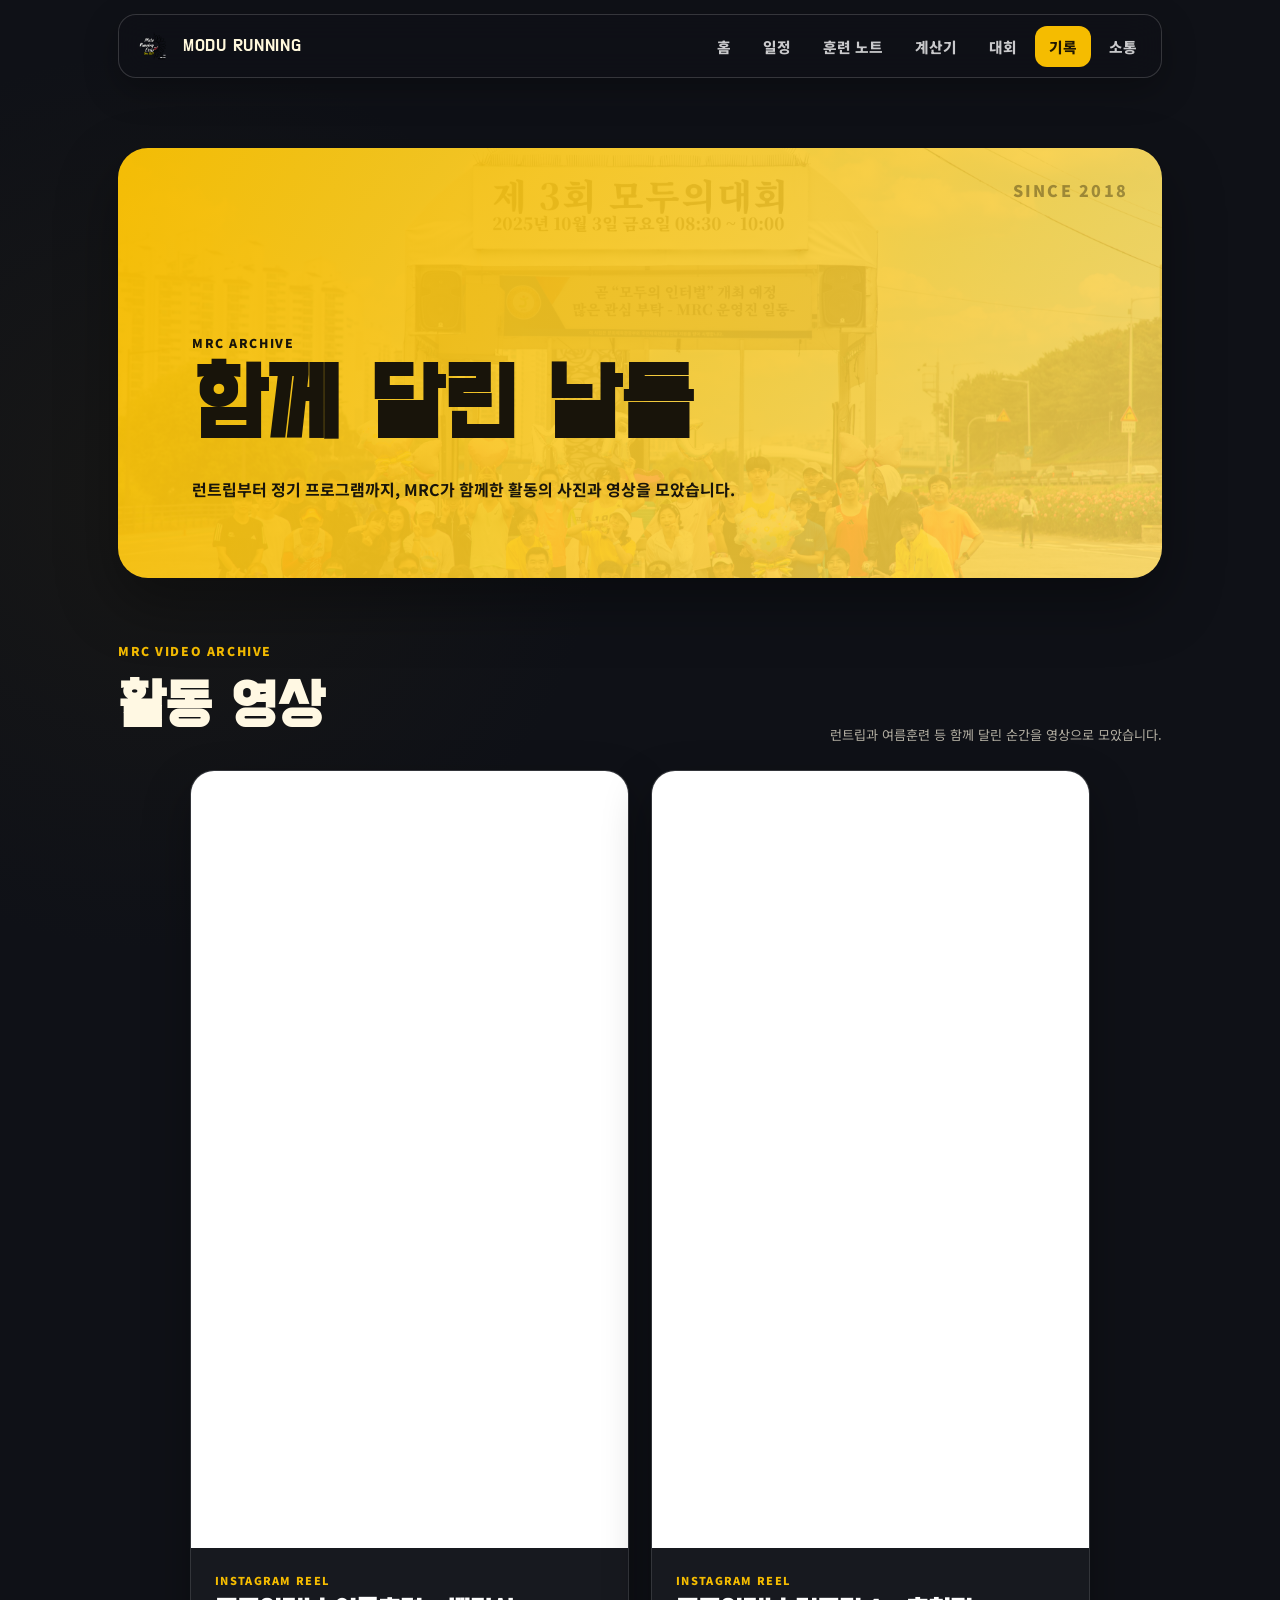
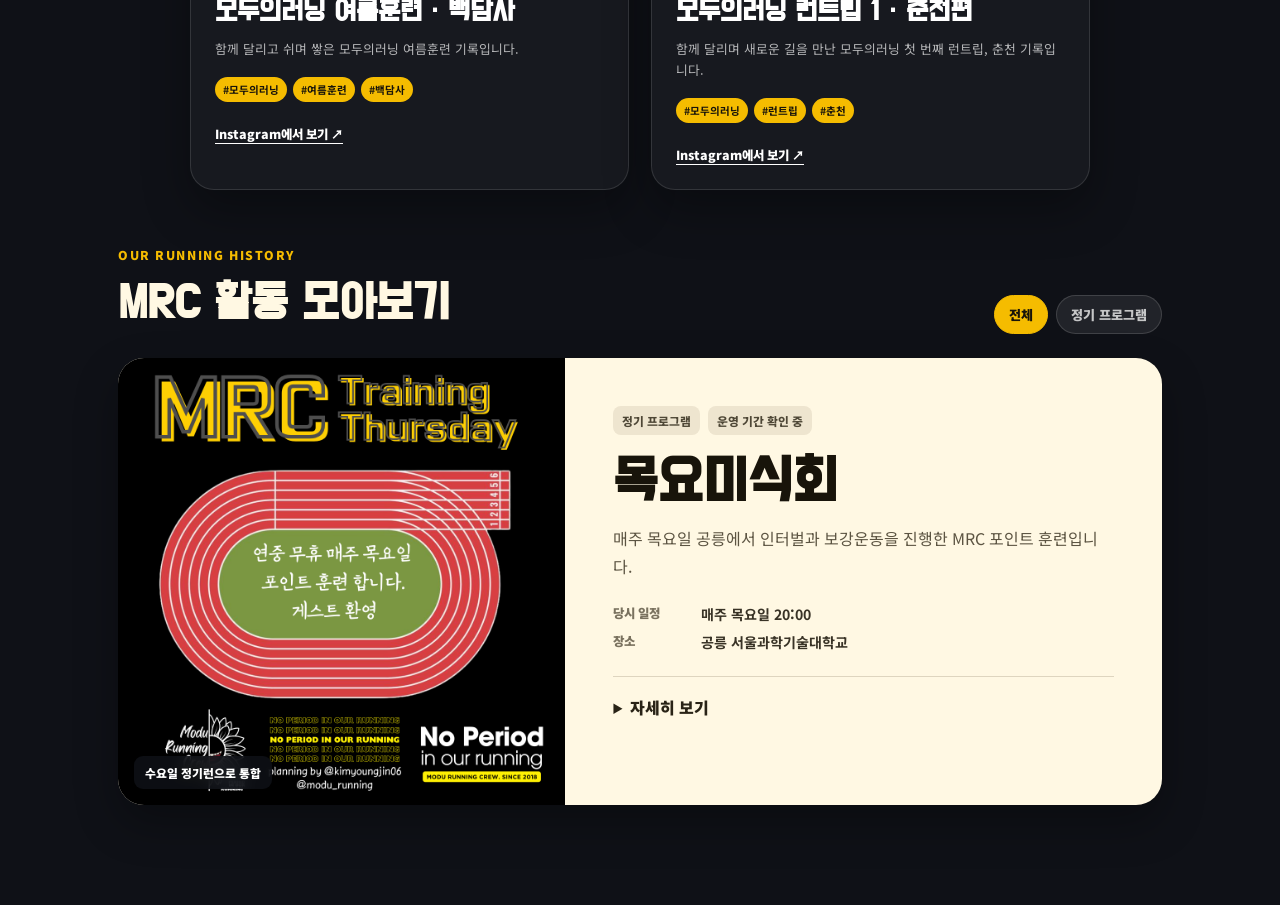
<file: archive.html>
<!DOCTYPE html>
<html lang="ko">
<head>
    <meta charset="UTF-8">
    <meta name="viewport" content="width=device-width, initial-scale=1.0">
    <meta name="description" content="MRC 런트립, 연중 행사와 정기 프로그램의 사진과 영상을 한곳에서 확인하세요.">
    <meta name="theme-color" content="#f5bc00">
    <title>MRC 아카이브 | MODU RUNNING</title>
    <link rel="icon" type="image/png" href="img/icon1.png">
    <link rel="preconnect" href="https://fonts.googleapis.com">
    <link rel="preconnect" href="https://fonts.gstatic.com" crossorigin>
    <link href="https://fonts.googleapis.com/css2?family=Do+Hyeon&family=Noto+Sans+KR:wght@400;500;700;900&display=swap" rel="stylesheet">
    <link rel="stylesheet" href="assets/navigation.css">
    <link rel="stylesheet" href="assets/archive.css">
</head>
<body class="archive-page">
    <header class="site-header" data-site-header>
        <a class="site-brand" href="index.html" aria-label="모두의러닝 홈">
            <img src="img/icon1.png" alt="">
            <span>MODU RUNNING</span>
        </a>
        <button class="menu-toggle" type="button" aria-expanded="false" aria-controls="site-navigation">
            <span class="sr-only">메뉴 열기</span>
            <span aria-hidden="true"></span>
            <span aria-hidden="true"></span>
            <span aria-hidden="true"></span>
        </button>
        <nav class="site-navigation" id="site-navigation" aria-label="주요 메뉴">
            <a href="index.html">홈</a>
            <a href="index.html#schedule">일정</a>
            <a href="training.html">훈련 노트</a>
            <a href="pace-calculator.html">계산기</a>
            <a href="races.html">대회</a>
            <a href="archive.html" aria-current="page">기록</a>
            <a href="index.html#feedback">소통</a>
        </nav>
    </header>

    <main class="archive-main">
        <section class="archive-hero">
            <p class="archive-eyebrow">MRC ARCHIVE</p>
            <h1>함께 달린 날들</h1>
            <p>런트립부터 정기 프로그램까지, MRC가 함께한 활동의 사진과 영상을 모았습니다.</p>
        </section>

        <section class="archive-videos" aria-labelledby="archive-video-title">
            <div class="archive-video-head">
                <div>
                    <p class="archive-kicker">MRC VIDEO ARCHIVE</p>
                    <h2 id="archive-video-title">활동 영상</h2>
                </div>
                <p>런트립과 여름훈련 등 함께 달린 순간을 영상으로 모았습니다.</p>
            </div>
            <div class="archive-video-grid" id="archive-video-grid" aria-live="polite">
                <p class="archive-message">활동 영상을 불러오는 중입니다.</p>
            </div>
        </section>

        <section class="archive-browser" aria-labelledby="archive-list-title">
            <div class="archive-toolbar">
                <div>
                    <p class="archive-kicker">OUR RUNNING HISTORY</p>
                    <h2 id="archive-list-title">MRC 활동 모아보기</h2>
                </div>
                <div class="archive-filters" id="archive-filters" aria-label="아카이브 유형 필터"></div>
            </div>
            <div class="archive-grid" id="archive-grid" aria-live="polite">
                <p class="archive-message">활동을 불러오는 중입니다.</p>
            </div>
        </section>
    </main>

    <script src="assets/navigation.js"></script>
    <script src="assets/archive.js"></script>
</body>
</html>
</file>
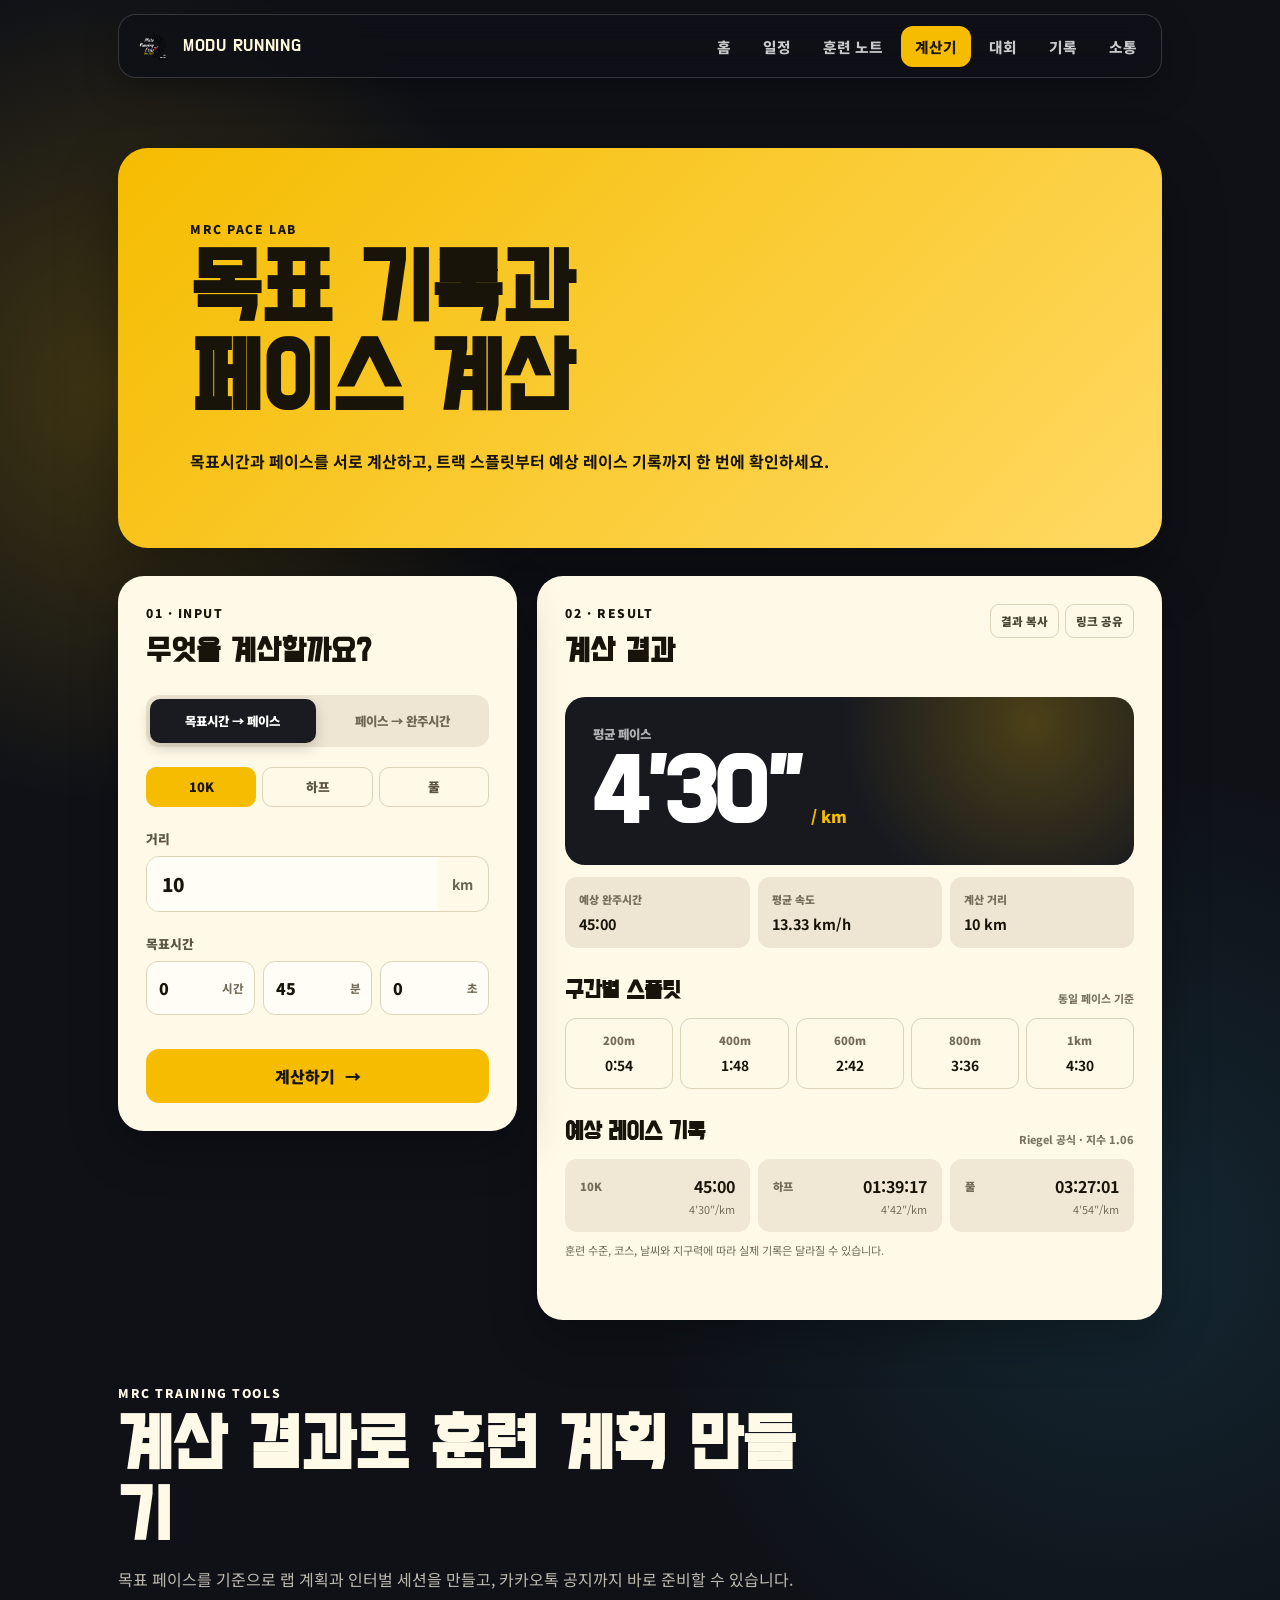
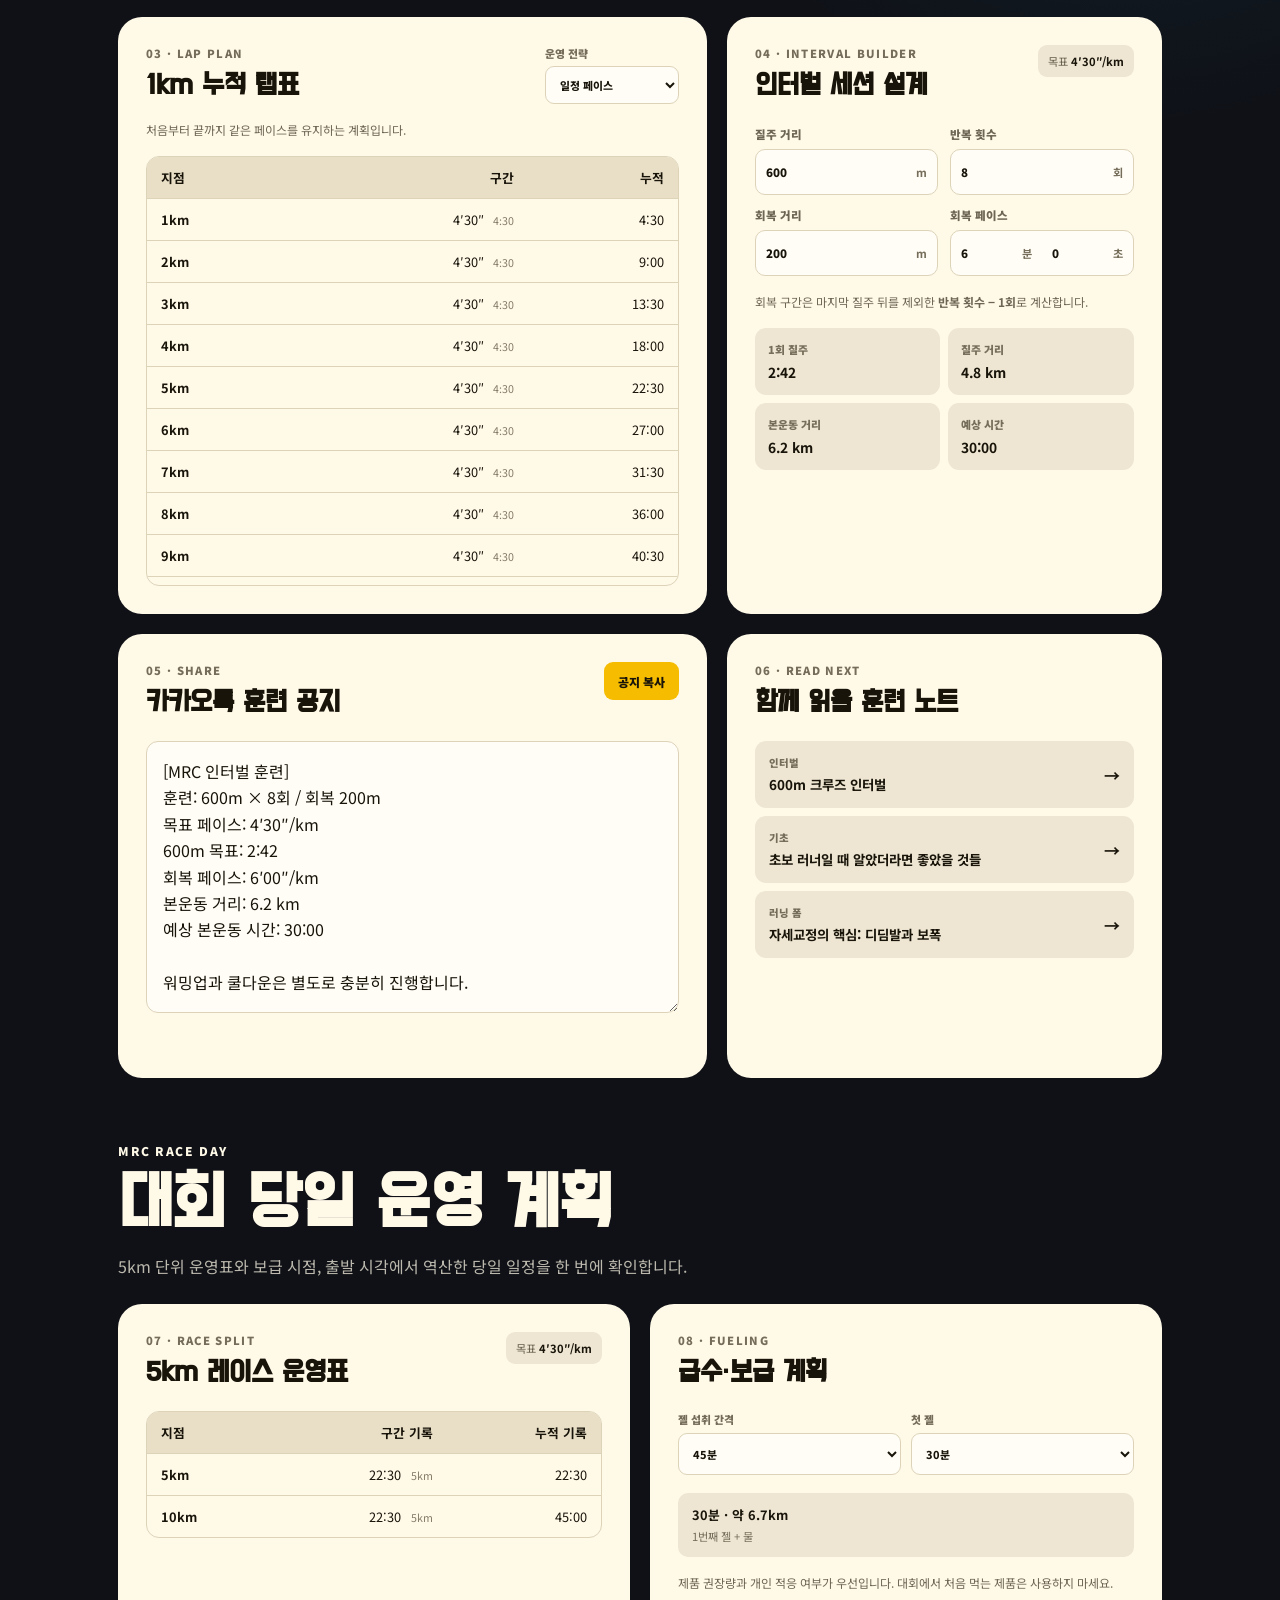
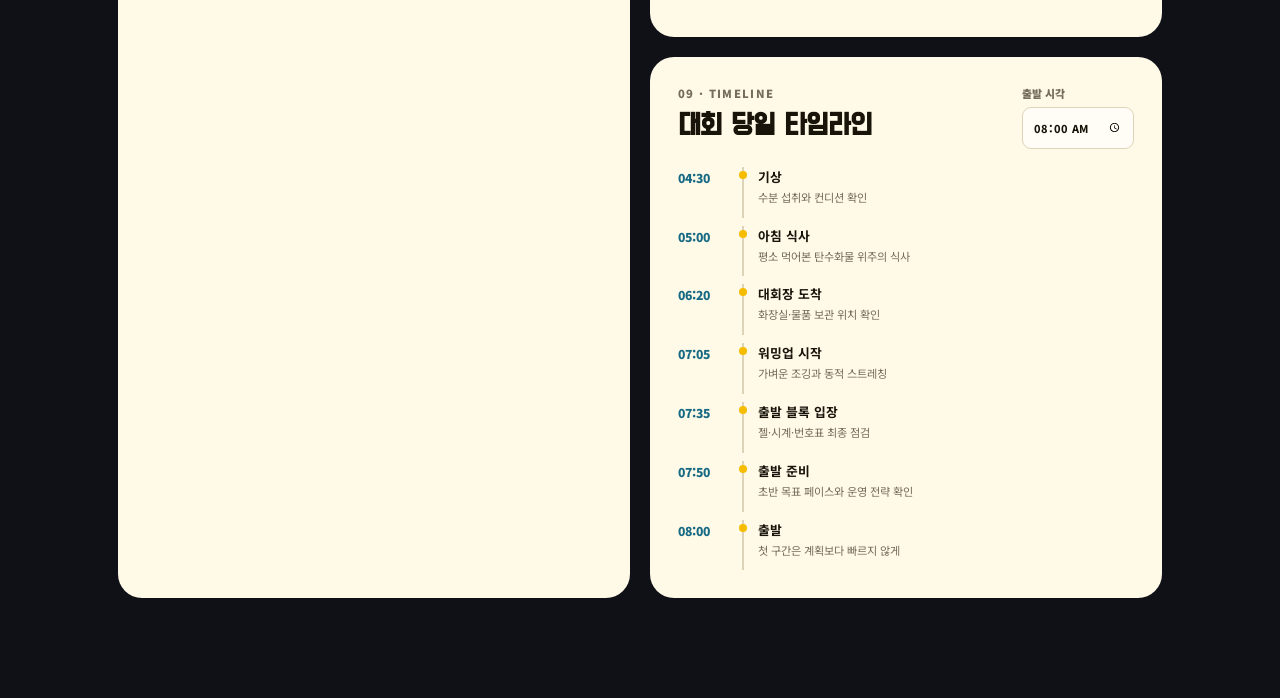
<file: pace-calculator.html>
<!DOCTYPE html>
<html lang="ko">
<head>
    <meta charset="UTF-8">
    <meta name="viewport" content="width=device-width, initial-scale=1.0">
    <meta name="description" content="거리와 목표시간 또는 페이스로 완주시간, 구간별 스플릿과 예상 기록을 계산하는 MRC 러닝 페이스 계산기입니다.">
    <meta name="theme-color" content="#f5bc00">
    <title>페이스 계산기 | MODU RUNNING</title>
    <link rel="icon" type="image/png" href="img/icon1.png">
    <link rel="preconnect" href="https://fonts.googleapis.com">
    <link rel="preconnect" href="https://fonts.gstatic.com" crossorigin>
    <link href="https://fonts.googleapis.com/css2?family=Do+Hyeon&family=Noto+Sans+KR:wght@400;500;700;900&display=swap" rel="stylesheet">
    <link rel="stylesheet" href="assets/navigation.css">
    <link rel="stylesheet" href="assets/pace-calculator.css">
</head>
<body class="calculator-page">
    <header class="site-header" data-site-header>
        <a class="site-brand" href="index.html" aria-label="모두의러닝 홈">
            <img src="img/icon1.png" alt="">
            <span>MODU RUNNING</span>
        </a>
        <button class="menu-toggle" type="button" aria-expanded="false" aria-controls="site-navigation">
            <span class="sr-only">메뉴 열기</span>
            <span aria-hidden="true"></span>
            <span aria-hidden="true"></span>
            <span aria-hidden="true"></span>
        </button>
        <nav class="site-navigation" id="site-navigation" aria-label="주요 메뉴">
            <a href="index.html">홈</a>
            <a href="index.html#schedule">일정</a>
            <a href="training.html">훈련 노트</a>
            <a href="pace-calculator.html" aria-current="page">계산기</a>
            <a href="races.html">대회</a>
            <a href="archive.html">기록</a>
            <a href="index.html#feedback">소통</a>
        </nav>
    </header>

    <main class="calculator-main">
        <section class="calculator-intro">
            <p class="calculator-eyebrow">MRC PACE LAB</p>
            <h1>목표 기록과<br>페이스 계산</h1>
            <p>목표시간과 페이스를 서로 계산하고, 트랙 스플릿부터 예상 레이스 기록까지 한 번에 확인하세요.</p>
        </section>

        <div class="calculator-layout">
            <section class="calculator-panel input-panel" aria-labelledby="calculator-form-title">
                <div class="panel-heading">
                    <p>01 · INPUT</p>
                    <h2 id="calculator-form-title">무엇을 계산할까요?</h2>
                </div>

                <form id="pace-form" novalidate>
                    <fieldset class="mode-switch">
                        <legend class="sr-only">계산 방식</legend>
                        <label>
                            <input type="radio" name="mode" value="time" checked>
                            <span>목표시간 → 페이스</span>
                        </label>
                        <label>
                            <input type="radio" name="mode" value="pace">
                            <span>페이스 → 완주시간</span>
                        </label>
                    </fieldset>

                    <div class="quick-distances" aria-label="주요 거리 빠른 선택">
                        <button type="button" data-distance="10" class="is-active">10K</button>
                        <button type="button" data-distance="21.0975">하프</button>
                        <button type="button" data-distance="42.195">풀</button>
                    </div>

                    <label class="field-block" for="distance">
                        <span>거리</span>
                        <span class="input-with-unit">
                            <input id="distance" name="distance" type="number" min="0.1" max="1000" step="0.0001" value="10" inputmode="decimal" required>
                            <b>km</b>
                        </span>
                    </label>

                    <div class="time-fields" id="target-time-fields">
                        <p class="field-label">목표시간</p>
                        <div class="time-input-grid">
                            <label><input id="target-hours" name="hours" type="number" min="0" max="99" value="0" inputmode="numeric"><span>시간</span></label>
                            <label><input id="target-minutes" name="minutes" type="number" min="0" max="59" value="45" inputmode="numeric"><span>분</span></label>
                            <label><input id="target-seconds" name="seconds" type="number" min="0" max="59" value="0" inputmode="numeric"><span>초</span></label>
                        </div>
                    </div>

                    <div class="pace-fields" id="target-pace-fields" hidden>
                        <p class="field-label">1km 목표 페이스</p>
                        <div class="time-input-grid pace-input-grid">
                            <label><input id="pace-minutes" name="paceMinutes" type="number" min="0" max="59" value="4" inputmode="numeric"><span>분</span></label>
                            <label><input id="pace-seconds" name="paceSeconds" type="number" min="0" max="59" value="30" inputmode="numeric"><span>초 / km</span></label>
                        </div>
                    </div>

                    <p class="form-error" id="form-error" role="alert"></p>
                    <button class="calculate-button" type="submit">계산하기 <span aria-hidden="true">→</span></button>
                </form>
            </section>

            <section class="calculator-panel result-panel" aria-labelledby="result-title">
                <div class="panel-heading result-heading">
                    <div>
                        <p>02 · RESULT</p>
                        <h2 id="result-title">계산 결과</h2>
                    </div>
                    <div class="result-actions">
                        <button id="copy-result" type="button">결과 복사</button>
                        <button id="share-result" type="button">링크 공유</button>
                    </div>
                </div>

                <div class="primary-result" aria-live="polite">
                    <p>평균 페이스</p>
                    <strong id="result-pace">4′30″</strong>
                    <span>/ km</span>
                </div>

                <div class="result-summary">
                    <div><span>예상 완주시간</span><strong id="result-time">45:00</strong></div>
                    <div><span>평균 속도</span><strong id="result-speed">13.33 km/h</strong></div>
                    <div><span>계산 거리</span><strong id="result-distance">10 km</strong></div>
                </div>

                <section class="result-section" aria-labelledby="split-title">
                    <div class="section-title-row">
                        <h3 id="split-title">구간별 스플릿</h3>
                        <span>동일 페이스 기준</span>
                    </div>
                    <div class="split-grid" id="split-grid"></div>
                </section>

                <section class="result-section" aria-labelledby="prediction-title">
                    <div class="section-title-row">
                        <h3 id="prediction-title">예상 레이스 기록</h3>
                        <span>Riegel 공식 · 지수 1.06</span>
                    </div>
                    <div class="prediction-grid" id="prediction-grid"></div>
                    <p class="prediction-note">훈련 수준, 코스, 날씨와 지구력에 따라 실제 기록은 달라질 수 있습니다.</p>
                </section>

                <p class="action-status" id="action-status" role="status" aria-live="polite"></p>
            </section>
        </div>

        <section class="training-tools" aria-labelledby="training-tools-title">
            <div class="tools-heading">
                <p class="calculator-eyebrow">MRC TRAINING TOOLS</p>
                <h2 id="training-tools-title">계산 결과로 훈련 계획 만들기</h2>
                <p>목표 페이스를 기준으로 랩 계획과 인터벌 세션을 만들고, 카카오톡 공지까지 바로 준비할 수 있습니다.</p>
            </div>

            <div class="tool-grid">
                <section class="tool-card lap-card" aria-labelledby="lap-title">
                    <div class="tool-card-heading">
                        <div>
                            <p>03 · LAP PLAN</p>
                            <h3 id="lap-title">1km 누적 랩표</h3>
                        </div>
                        <label class="compact-select">운영 전략
                            <select id="lap-strategy">
                                <option value="even">일정 페이스</option>
                                <option value="negative">네거티브 스플릿</option>
                            </select>
                        </label>
                    </div>
                    <p class="tool-description" id="lap-description">처음부터 끝까지 같은 페이스를 유지하는 계획입니다.</p>
                    <div class="lap-table-wrap">
                        <table class="lap-table">
                            <thead><tr><th>지점</th><th>구간</th><th>누적</th></tr></thead>
                            <tbody id="lap-table-body"></tbody>
                        </table>
                    </div>
                </section>

                <section class="tool-card interval-card" aria-labelledby="interval-title">
                    <div class="tool-card-heading">
                        <div>
                            <p>04 · INTERVAL BUILDER</p>
                            <h3 id="interval-title">인터벌 세션 설계</h3>
                        </div>
                        <span class="linked-pace">목표 <strong id="interval-pace">4′30″/km</strong></span>
                    </div>
                    <div class="interval-fields">
                        <label>질주 거리<span><input id="repeat-distance" type="number" min="100" max="5000" step="50" value="600"><b>m</b></span></label>
                        <label>반복 횟수<span><input id="repeat-count" type="number" min="1" max="50" step="1" value="8"><b>회</b></span></label>
                        <label>회복 거리<span><input id="recovery-distance" type="number" min="0" max="3000" step="50" value="200"><b>m</b></span></label>
                        <label>회복 페이스
                            <span class="dual-input">
                                <input id="recovery-minutes" type="number" min="0" max="59" value="6" aria-label="회복 페이스 분"><b>분</b>
                                <input id="recovery-seconds" type="number" min="0" max="59" value="0" aria-label="회복 페이스 초"><b>초</b>
                            </span>
                        </label>
                    </div>
                    <p class="tool-description">회복 구간은 마지막 질주 뒤를 제외한 <strong>반복 횟수 − 1회</strong>로 계산합니다.</p>
                    <div class="interval-summary" id="interval-summary" aria-live="polite"></div>
                </section>
            </div>

            <div class="tool-grid tool-grid-bottom">
                <section class="tool-card notice-card" aria-labelledby="notice-title">
                    <div class="tool-card-heading">
                        <div>
                            <p>05 · SHARE</p>
                            <h3 id="notice-title">카카오톡 훈련 공지</h3>
                        </div>
                        <button class="tool-button" id="copy-notice" type="button">공지 복사</button>
                    </div>
                    <textarea id="training-notice" rows="9" aria-label="카카오톡 훈련 공지 내용"></textarea>
                    <p class="action-status" id="notice-status" role="status" aria-live="polite"></p>
                </section>

                <aside class="tool-card related-card" aria-labelledby="related-title">
                    <div class="tool-card-heading">
                        <div>
                            <p>06 · READ NEXT</p>
                            <h3 id="related-title">함께 읽을 훈련 노트</h3>
                        </div>
                    </div>
                    <nav class="related-links" aria-label="관련 훈련 노트">
                        <a href="training-detail.html?id=600m-cruise-interval"><span>인터벌</span><strong>600m 크루즈 인터벌</strong><b>→</b></a>
                        <a href="training-detail.html?id=beginner-running-wish-list"><span>기초</span><strong>초보 러너일 때 알았더라면 좋았을 것들</strong><b>→</b></a>
                        <a href="training-detail.html?id=running-form-foot-stride"><span>러닝 폼</span><strong>자세교정의 핵심: 디딤발과 보폭</strong><b>→</b></a>
                    </nav>
                </aside>
            </div>

            <section class="race-prep" aria-labelledby="race-prep-title">
                <div class="tools-heading">
                    <p class="calculator-eyebrow">MRC RACE DAY</p>
                    <h2 id="race-prep-title">대회 당일 운영 계획</h2>
                    <p>5km 단위 운영표와 보급 시점, 출발 시각에서 역산한 당일 일정을 한 번에 확인합니다.</p>
                </div>

                <div class="race-prep-grid">
                    <section class="tool-card race-split-card" aria-labelledby="race-split-title">
                        <div class="tool-card-heading">
                            <div>
                                <p>07 · RACE SPLIT</p>
                                <h3 id="race-split-title">5km 레이스 운영표</h3>
                            </div>
                            <span class="linked-pace">목표 <strong id="race-plan-pace">4′30″/km</strong></span>
                        </div>
                        <div class="lap-table-wrap race-table-wrap">
                            <table class="lap-table">
                                <thead><tr><th>지점</th><th>구간 기록</th><th>누적 기록</th></tr></thead>
                                <tbody id="race-split-body"></tbody>
                            </table>
                        </div>
                    </section>

                    <section class="tool-card fueling-card" aria-labelledby="fueling-title">
                        <div class="tool-card-heading">
                            <div>
                                <p>08 · FUELING</p>
                                <h3 id="fueling-title">급수·보급 계획</h3>
                            </div>
                        </div>
                        <div class="fueling-controls">
                            <label>젤 섭취 간격
                                <select id="gel-interval">
                                    <option value="30">30분</option>
                                    <option value="40">40분</option>
                                    <option value="45" selected>45분</option>
                                    <option value="50">50분</option>
                                    <option value="60">60분</option>
                                </select>
                            </label>
                            <label>첫 젤
                                <select id="first-gel">
                                    <option value="0">출발 직전</option>
                                    <option value="30" selected>30분</option>
                                    <option value="40">40분</option>
                                    <option value="45">45분</option>
                                </select>
                            </label>
                        </div>
                        <ol class="fueling-list" id="fueling-list"></ol>
                        <p class="tool-description">제품 권장량과 개인 적응 여부가 우선입니다. 대회에서 처음 먹는 제품은 사용하지 마세요.</p>
                    </section>

                    <section class="tool-card timeline-card" aria-labelledby="timeline-title">
                        <div class="tool-card-heading">
                            <div>
                                <p>09 · TIMELINE</p>
                                <h3 id="timeline-title">대회 당일 타임라인</h3>
                            </div>
                            <label class="start-time-label">출발 시각
                                <input id="race-start-time" type="time" value="08:00">
                            </label>
                        </div>
                        <ol class="race-timeline" id="race-timeline"></ol>
                    </section>
                </div>
            </section>
        </section>
    </main>

    <script src="assets/navigation.js"></script>
    <script src="assets/pace-calculator.js"></script>
</body>
</html>
</file>
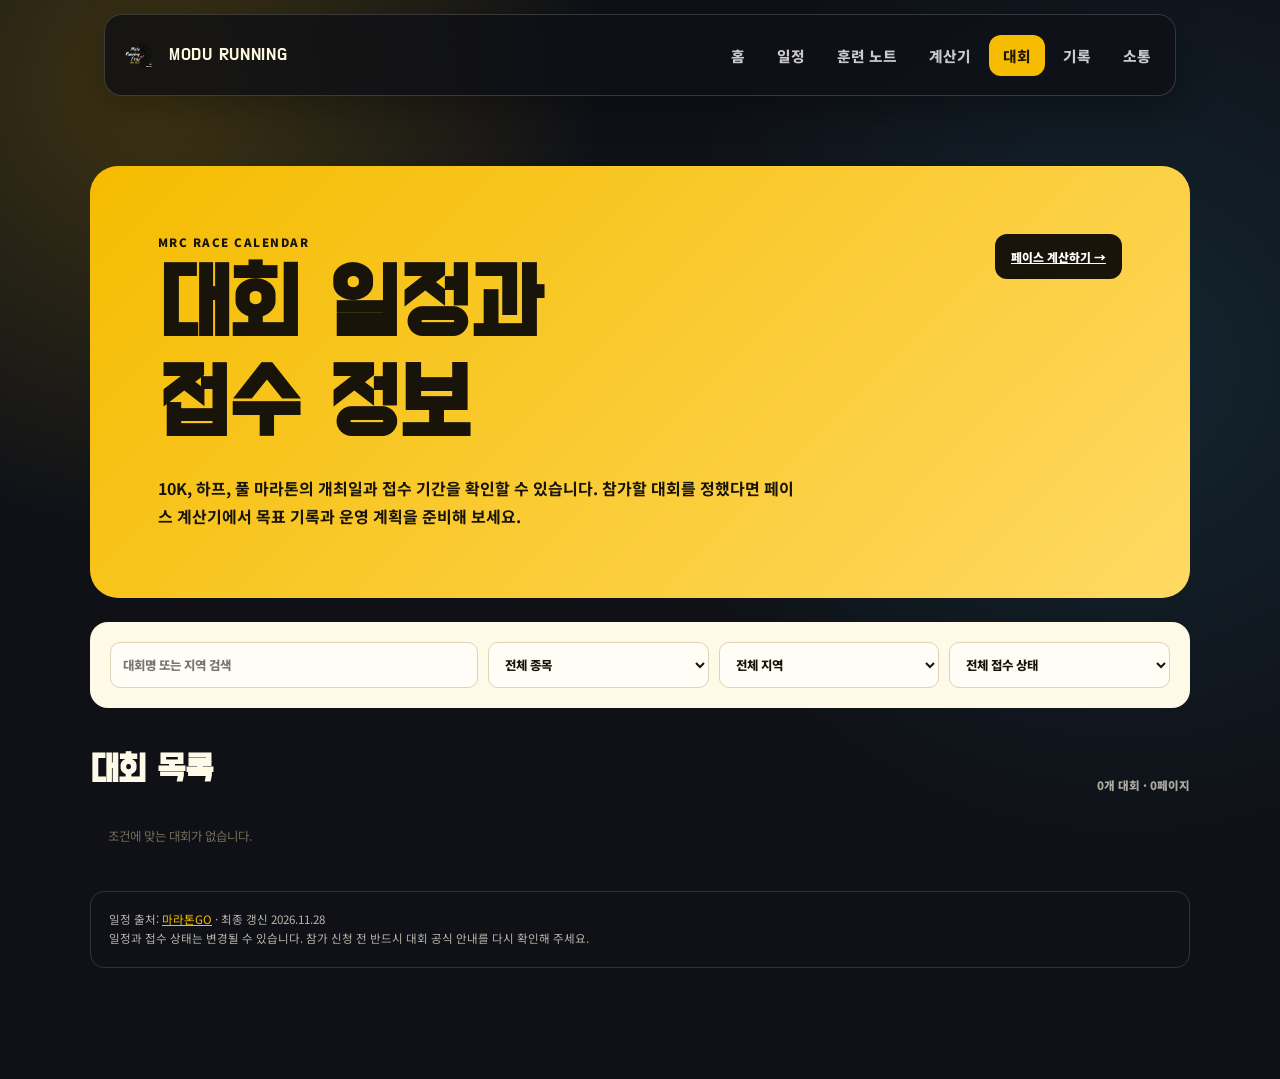
<file: races.html>
<!DOCTYPE html>
<html lang="ko">
<head>
    <meta charset="UTF-8">
    <meta name="viewport" content="width=device-width, initial-scale=1.0">
    <meta name="description" content="10K, 하프, 풀 마라톤의 대회일과 접수 일정을 살펴보는 MRC 대회 캘린더입니다.">
    <meta name="theme-color" content="#f5bc00">
    <title>대회 캘린더 | MODU RUNNING</title>
    <link rel="icon" type="image/png" href="img/icon1.png">
    <link rel="preconnect" href="https://fonts.googleapis.com">
    <link rel="preconnect" href="https://fonts.gstatic.com" crossorigin>
    <link href="https://fonts.googleapis.com/css2?family=Do+Hyeon&family=Noto+Sans+KR:wght@400;500;700;900&display=swap" rel="stylesheet">
    <link rel="stylesheet" href="assets/navigation.css">
    <link rel="stylesheet" href="assets/races.css">
</head>
<body class="race-calendar-page">
    <header class="site-header" data-site-header>
        <a class="site-brand" href="index.html" aria-label="모두의러닝 홈">
            <img src="img/icon1.png" alt="">
            <span>MODU RUNNING</span>
        </a>
        <button class="menu-toggle" type="button" aria-expanded="false" aria-controls="site-navigation">
            <span class="sr-only">메뉴 열기</span>
            <span aria-hidden="true"></span><span aria-hidden="true"></span><span aria-hidden="true"></span>
        </button>
        <nav class="site-navigation" id="site-navigation" aria-label="주요 메뉴">
            <a href="index.html">홈</a>
            <a href="index.html#schedule">일정</a>
            <a href="training.html">훈련 노트</a>
            <a href="pace-calculator.html">계산기</a>
            <a href="races.html" aria-current="page">대회</a>
            <a href="archive.html">기록</a>
            <a href="index.html#feedback">소통</a>
        </nav>
    </header>

    <main class="race-calendar-main">
        <section class="calendar-heading">
            <div>
                <p class="calendar-eyebrow">MRC RACE CALENDAR</p>
                <h1>대회 일정과<br>접수 정보</h1>
                <p>10K, 하프, 풀 마라톤의 개최일과 접수 기간을 확인할 수 있습니다. 참가할 대회를 정했다면 페이스 계산기에서 목표 기록과 운영 계획을 준비해 보세요.</p>
            </div>
            <a class="calendar-dday" href="pace-calculator.html">페이스 계산하기 →</a>
        </section>

        <section aria-labelledby="race-list-title">
            <div class="race-filter-panel">
                <input id="race-search" type="search" placeholder="대회명 또는 지역 검색" aria-label="대회 검색">
                <select id="race-course-filter" aria-label="종목 필터">
                    <option value="all">전체 종목</option>
                    <option value="10km">10K</option>
                    <option value="half">HALF</option>
                    <option value="full">FULL</option>
                </select>
                <select id="race-region-filter" aria-label="지역 필터"><option value="all">전체 지역</option></select>
                <select id="race-status-filter" aria-label="접수 상태 필터">
                    <option value="all">전체 접수 상태</option>
                    <option value="before">접수 예정</option>
                    <option value="open">접수 중</option>
                </select>
            </div>
            <div class="race-list-head">
                <h2 id="race-list-title">대회 목록</h2>
                <span id="race-result-count">불러오는 중</span>
            </div>
            <div class="race-pager" data-race-loading>
                <div class="race-calendar-list" id="race-calendar-list">
                    <p class="race-empty">대회 일정을 불러오는 중입니다.</p>
                </div>
                <div class="race-pager-controls" id="race-pager-controls" hidden>
                    <button id="race-page-prev" type="button" aria-label="이전 대회 페이지">←</button>
                    <div class="race-page-dots" id="race-page-dots" aria-label="대회 페이지 선택"></div>
                    <button id="race-page-next" type="button" aria-label="다음 대회 페이지">→</button>
                </div>
            </div>
        </section>

        <p class="calendar-source">
            일정 출처: <a href="https://marathongo.co.kr/raceSchedule/domestic" target="_blank" rel="noopener noreferrer">마라톤GO</a>
            · 최종 갱신 <span id="calendar-source-date">확인 중</span><br>
            일정과 접수 상태는 변경될 수 있습니다. 참가 신청 전 반드시 대회 공식 안내를 다시 확인해 주세요.
        </p>
    </main>

    <script src="assets/navigation.js"></script>
    <script src="assets/races.js"></script>
</body>
</html>
</file>
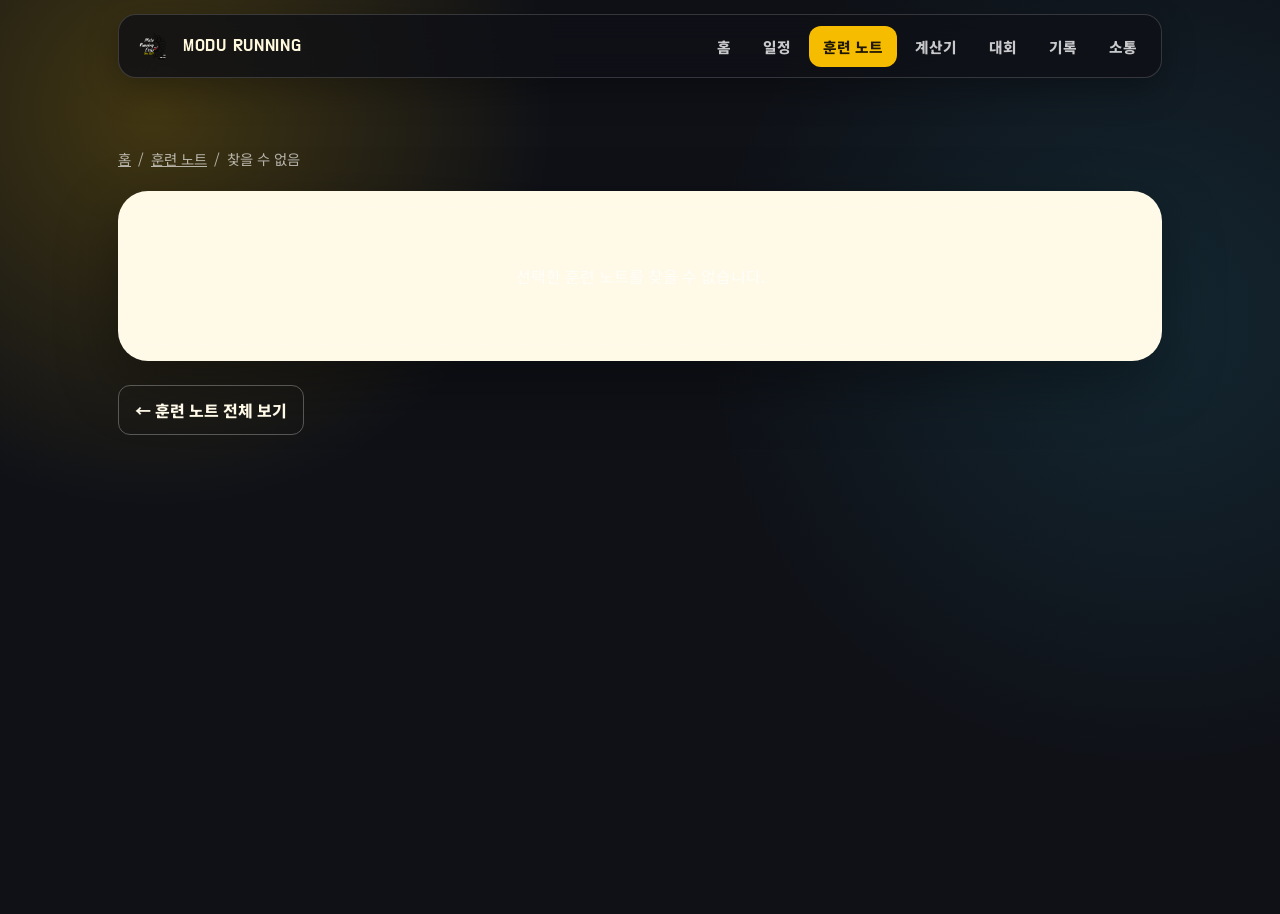
<file: training-detail.html>
<!DOCTYPE html>
<html lang="ko">
<head>
    <meta charset="UTF-8">
    <meta name="viewport" content="width=device-width, initial-scale=1.0">
    <meta name="description" content="모두의러닝 훈련 노트 상세 안내">
    <meta name="theme-color" content="#f5bc00">
    <title>훈련 노트 | MODU RUNNING</title>
    <link rel="icon" type="image/png" href="img/icon1.png">
    <link rel="preconnect" href="https://fonts.googleapis.com">
    <link rel="preconnect" href="https://fonts.gstatic.com" crossorigin>
    <link href="https://fonts.googleapis.com/css2?family=Do+Hyeon&family=Noto+Sans+KR:wght@400;500;700;900&display=swap" rel="stylesheet">
    <link rel="stylesheet" href="assets/navigation.css">
    <link rel="stylesheet" href="assets/training.css">
</head>
<body class="training-page">
    <header class="site-header" data-site-header>
        <a class="site-brand" href="index.html" aria-label="모두의러닝 홈">
            <img src="img/icon1.png" alt="">
            <span>MODU RUNNING</span>
        </a>
        <button class="menu-toggle" type="button" aria-expanded="false" aria-controls="site-navigation">
            <span class="sr-only">메뉴 열기</span>
            <span aria-hidden="true"></span>
            <span aria-hidden="true"></span>
            <span aria-hidden="true"></span>
        </button>
        <nav class="site-navigation" id="site-navigation" aria-label="주요 메뉴">
            <a href="index.html">홈</a>
            <a href="index.html#schedule">일정</a>
            <a href="training.html" aria-current="page">훈련 노트</a>
            <a href="pace-calculator.html">계산기</a>
            <a href="races.html">대회</a>
            <a href="archive.html">기록</a>
            <a href="index.html#feedback">소통</a>
        </nav>
    </header>

    <main class="training-main">
        <nav class="breadcrumb" aria-label="현재 위치">
            <a href="index.html">홈</a>
            <span aria-hidden="true">/</span>
            <a href="training.html">훈련 노트</a>
            <span aria-hidden="true">/</span>
            <span id="breadcrumb-current">불러오는 중</span>
        </nav>

        <article class="detail-shell" id="training-detail">
            <p class="loading-state">훈련 노트를 불러오는 중입니다.</p>
        </article>
        <a class="back-link" href="training.html">← 훈련 노트 전체 보기</a>
    </main>

    <script src="assets/navigation.js"></script>
    <script src="assets/training-detail.js"></script>
</body>
</html>
</file>
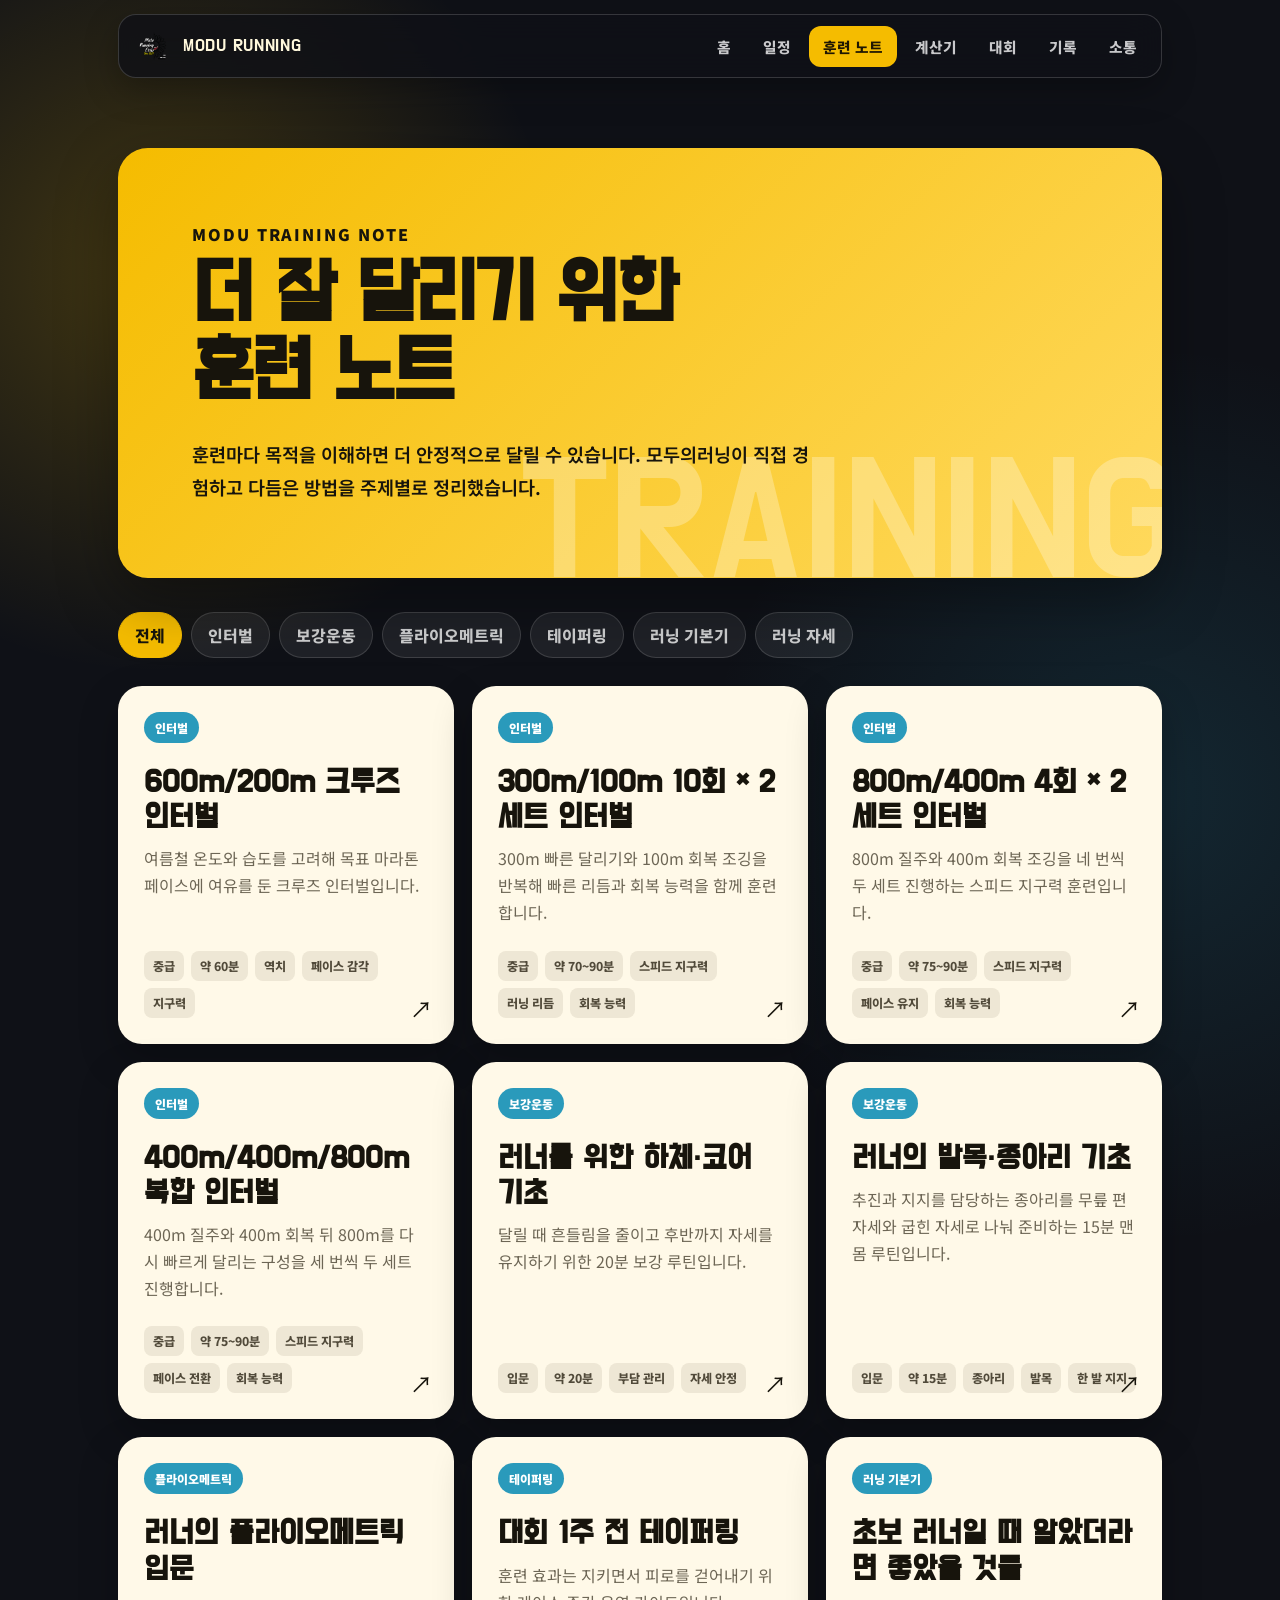
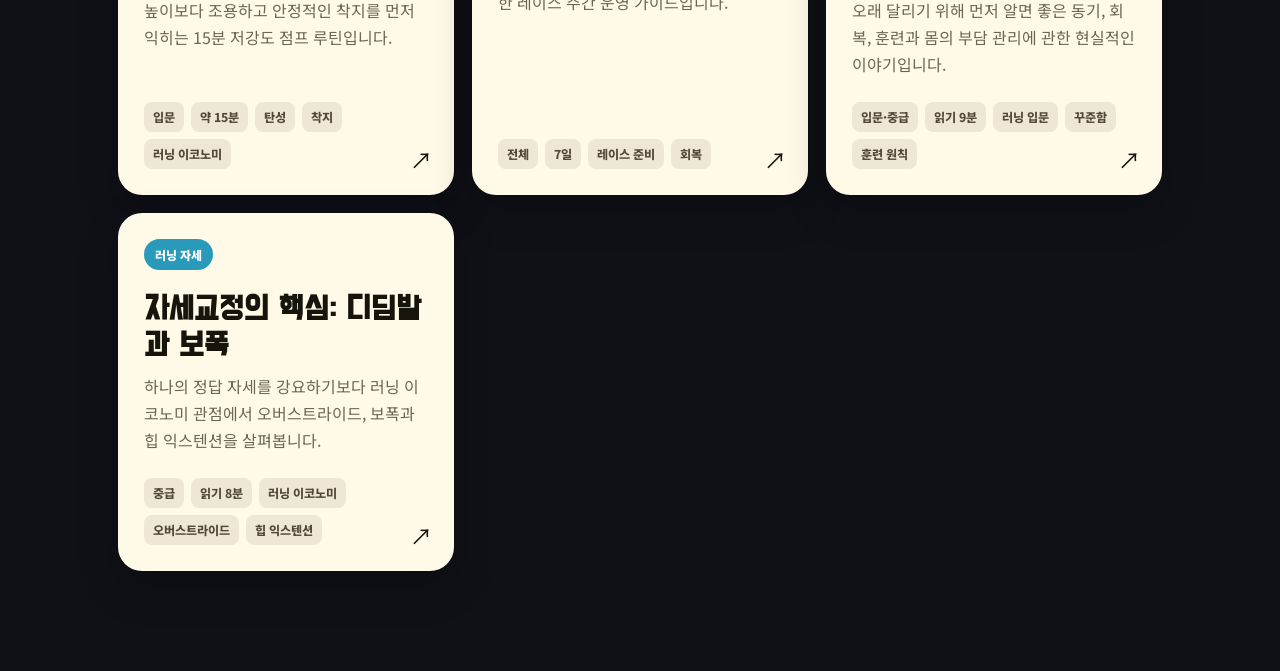
<file: training.html>
<!DOCTYPE html>
<html lang="ko">
<head>
    <meta charset="UTF-8">
    <meta name="viewport" content="width=device-width, initial-scale=1.0">
    <meta name="description" content="모두의러닝이 함께 쌓아가는 인터벌, 보강운동, 테이퍼링 훈련 노하우를 살펴보세요.">
    <meta name="theme-color" content="#f5bc00">
    <title>훈련 노트 | MODU RUNNING</title>
    <link rel="icon" type="image/png" href="img/icon1.png">
    <link rel="preconnect" href="https://fonts.googleapis.com">
    <link rel="preconnect" href="https://fonts.gstatic.com" crossorigin>
    <link href="https://fonts.googleapis.com/css2?family=Do+Hyeon&family=Noto+Sans+KR:wght@400;500;700;900&display=swap" rel="stylesheet">
    <link rel="stylesheet" href="assets/navigation.css">
    <link rel="stylesheet" href="assets/training.css">
</head>
<body class="training-page">
    <header class="site-header" data-site-header>
        <a class="site-brand" href="index.html" aria-label="모두의러닝 홈">
            <img src="img/icon1.png" alt="">
            <span>MODU RUNNING</span>
        </a>
        <button class="menu-toggle" type="button" aria-expanded="false" aria-controls="site-navigation">
            <span class="sr-only">메뉴 열기</span>
            <span aria-hidden="true"></span>
            <span aria-hidden="true"></span>
            <span aria-hidden="true"></span>
        </button>
        <nav class="site-navigation" id="site-navigation" aria-label="주요 메뉴">
            <a href="index.html">홈</a>
            <a href="index.html#schedule">일정</a>
            <a href="training.html" aria-current="page">훈련 노트</a>
            <a href="pace-calculator.html">계산기</a>
            <a href="races.html">대회</a>
            <a href="archive.html">기록</a>
            <a href="index.html#feedback">소통</a>
        </nav>
    </header>

    <main class="training-main">
        <section class="training-hero">
            <p class="eyebrow">MODU TRAINING NOTE</p>
            <h1>더 잘 달리기 위한<br>훈련 노트</h1>
            <p>훈련마다 목적을 이해하면 더 안정적으로 달릴 수 있습니다. 모두의러닝이 직접 경험하고 다듬은 방법을 주제별로 정리했습니다.</p>
        </section>

        <section aria-labelledby="training-list-title">
            <h2 class="sr-only" id="training-list-title">훈련 노트 목록</h2>
            <div class="training-toolbar">
                <div class="filter-list" id="training-filters" aria-label="훈련 유형 필터"></div>
            </div>
            <div class="training-grid" id="training-grid" aria-live="polite">
                <p class="loading-state">훈련 노트를 불러오는 중입니다.</p>
            </div>
        </section>
    </main>

    <script src="assets/navigation.js"></script>
    <script src="assets/training-list.js"></script>
</body>
</html>
</file>
<file: assets/navigation.css>
.sr-only {
    position: absolute;
    width: 1px;
    height: 1px;
    padding: 0;
    margin: -1px;
    overflow: hidden;
    clip: rect(0, 0, 0, 0);
    white-space: nowrap;
    border: 0;
}

.site-header {
    position: sticky;
    top: 14px;
    z-index: 100;
    width: min(calc(100% - 36px), 1044px);
    min-height: 64px;
    margin: 14px auto 0;
    padding: 8px 10px 8px 16px;
    display: flex;
    align-items: center;
    justify-content: space-between;
    gap: 24px;
    color: #fff8dc;
    background: rgba(15, 17, 23, 0.82);
    border: 1px solid rgba(255, 255, 255, 0.16);
    border-radius: 18px;
    box-shadow: 0 12px 34px rgba(0, 0, 0, 0.28);
    backdrop-filter: blur(18px) saturate(135%);
    transition: min-height 180ms ease, background 180ms ease, transform 180ms ease;
}

.site-header.is-scrolled {
    min-height: 56px;
    background: rgba(10, 12, 17, 0.94);
}

.site-brand {
    display: inline-flex;
    align-items: center;
    gap: 10px;
    color: inherit;
    text-decoration: none;
    font-family: "Do Hyeon", sans-serif;
    font-size: 1.12rem;
    letter-spacing: 0.04em;
}

.site-brand img {
    width: 38px;
    height: 38px;
    object-fit: contain;
}

.site-navigation {
    display: flex;
    align-items: center;
    gap: 4px;
}

.site-navigation a {
    padding: 10px 14px;
    color: rgba(255, 255, 255, 0.78);
    border-radius: 12px;
    text-decoration: none;
    font-size: 0.92rem;
    font-weight: 800;
    transition: color 160ms ease, background 160ms ease, transform 160ms ease;
}

.site-navigation a:hover,
.site-navigation a:focus-visible {
    color: #fff;
    background: rgba(255, 255, 255, 0.1);
}

.site-navigation a[aria-current="page"] {
    color: #1f1702;
    background: #f5bc00;
}

.site-navigation a[aria-current="page"]:hover,
.site-navigation a[aria-current="page"]:focus-visible {
    color: #1f1702;
    background: #ffd451;
    transform: translateY(-1px);
}

.menu-toggle {
    display: none;
    width: 44px;
    height: 44px;
    padding: 11px;
    border: 0;
    border-radius: 12px;
    color: #fff;
    background: rgba(255, 255, 255, 0.1);
    cursor: pointer;
}

.menu-toggle > span:not(.sr-only) {
    display: block;
    width: 100%;
    height: 2px;
    margin: 4px 0;
    border-radius: 2px;
    background: currentColor;
    transition: transform 160ms ease, opacity 160ms ease;
}

@media (max-width: 700px) {
    .site-header {
        top: 10px;
        width: calc(100% - 24px);
        margin-top: 10px;
    }

    .menu-toggle {
        display: block;
    }

    .site-navigation {
        position: absolute;
        top: calc(100% + 8px);
        left: 0;
        right: 0;
        display: grid;
        gap: 4px;
        padding: 10px;
        visibility: hidden;
        opacity: 0;
        transform: translateY(-8px);
        background: rgba(10, 12, 17, 0.97);
        border: 1px solid rgba(255, 255, 255, 0.15);
        border-radius: 16px;
        box-shadow: 0 18px 34px rgba(0, 0, 0, 0.32);
        transition: opacity 160ms ease, transform 160ms ease, visibility 160ms ease;
    }

    .site-header.menu-open .site-navigation {
        visibility: visible;
        opacity: 1;
        transform: translateY(0);
    }

    .site-navigation a {
        padding: 13px 14px;
    }

    .site-header.menu-open .menu-toggle > span:nth-child(2) {
        transform: translateY(6px) rotate(45deg);
    }

    .site-header.menu-open .menu-toggle > span:nth-child(3) {
        opacity: 0;
    }

    .site-header.menu-open .menu-toggle > span:nth-child(4) {
        transform: translateY(-6px) rotate(-45deg);
    }
}

@media (prefers-reduced-motion: reduce) {
    .site-header,
    .site-navigation,
    .site-navigation a,
    .menu-toggle > span {
        transition: none;
    }
}
</file>
<file: assets/archive.css>
:root {
    --archive-yellow: #f5bc00;
    --archive-ink: #18140a;
    --archive-paper: #fff8e3;
    --archive-blue: #2a9abb;
}

* {
    box-sizing: border-box;
}

html {
    scroll-behavior: smooth;
}

body.archive-page {
    min-height: 100vh;
    margin: 0;
    color: #fff8e3;
    background:
        linear-gradient(rgba(15, 17, 23, 0.84), rgba(15, 17, 23, 0.96)),
        radial-gradient(circle at 12% 20%, rgba(245, 188, 0, 0.28), transparent 28rem),
        #0f1117;
    font-family: "Noto Sans KR", sans-serif;
}

.archive-main {
    width: min(calc(100% - 36px), 1044px);
    margin: 0 auto;
    padding: 70px 0 100px;
}

.archive-hero {
    position: relative;
    min-height: 430px;
    padding: clamp(36px, 7vw, 74px);
    display: flex;
    flex-direction: column;
    justify-content: end;
    overflow: hidden;
    color: var(--archive-ink);
    background:
        linear-gradient(120deg, rgba(245, 188, 0, 0.98), rgba(255, 218, 91, 0.82)),
        url("../img/3rd_comp.jpg") center 42% / cover;
    border-radius: 30px;
    box-shadow: 0 24px 60px rgba(0, 0, 0, 0.36);
}

.archive-hero::after {
    content: "SINCE 2018";
    position: absolute;
    top: 30px;
    right: 34px;
    color: rgba(31, 23, 2, 0.38);
    font-weight: 900;
    letter-spacing: 0.14em;
}

.archive-eyebrow,
.archive-kicker {
    margin: 0 0 10px;
    font-size: 0.76rem;
    font-weight: 900;
    letter-spacing: 0.13em;
}

.archive-hero h1 {
    max-width: 720px;
    margin: 0;
    font-family: "Do Hyeon", sans-serif;
    font-size: clamp(3rem, 8vw, 6rem);
    line-height: 0.95;
}

.archive-hero > p:last-child {
    max-width: 650px;
    margin: 22px 0 0;
    font-weight: 700;
    line-height: 1.8;
}

.archive-browser {
    margin-top: 56px;
}

.archive-videos {
    margin-top: 64px;
}

.archive-video-head {
    margin-bottom: 24px;
    display: flex;
    align-items: end;
    justify-content: space-between;
    gap: 24px;
}

.archive-video-head h2 {
    margin: 0;
    font-family: "Do Hyeon", sans-serif;
    font-size: clamp(2.3rem, 5vw, 3.8rem);
}

.archive-video-head > p {
    max-width: 430px;
    margin: 0;
    color: rgba(255, 248, 227, 0.68);
    font-size: 0.82rem;
    line-height: 1.7;
}

.archive-video-grid {
    max-width: 900px;
    margin: 0 auto;
    display: grid;
    grid-template-columns: repeat(2, minmax(0, 1fr));
    gap: 22px;
}

.archive-video-card {
    min-width: 0;
    overflow: hidden;
    color: #fff;
    background: #17191f;
    border: 1px solid rgba(255, 255, 255, 0.12);
    border-radius: 24px;
    box-shadow: 0 20px 48px rgba(0, 0, 0, 0.32);
}

.archive-reel-frame {
    width: 100%;
    aspect-ratio: 9 / 16;
    background: #fff;
}

.archive-reel-frame iframe {
    width: 100%;
    height: 100%;
    display: block;
    border: 0;
}

.archive-video-copy {
    padding: 24px;
}

.archive-video-copy > p {
    margin: 0 0 8px;
    color: var(--archive-yellow);
    font-size: 0.68rem;
    font-weight: 900;
    letter-spacing: 0.12em;
    text-transform: uppercase;
}

.archive-video-copy h3 {
    margin: 0 0 10px;
    font-family: "Do Hyeon", sans-serif;
    font-size: 1.8rem;
    line-height: 1.1;
}

.archive-video-copy > span {
    display: block;
    color: rgba(255, 255, 255, 0.68);
    font-size: 0.8rem;
    line-height: 1.65;
}

.archive-video-tags {
    margin: 18px 0;
    display: flex;
    flex-wrap: wrap;
    gap: 6px;
}

.archive-video-tags b {
    padding: 5px 8px;
    color: var(--archive-ink);
    background: var(--archive-yellow);
    border-radius: 999px;
    font-size: 0.66rem;
}

.archive-video-copy a {
    color: #fff;
    font-size: 0.78rem;
    font-weight: 900;
    text-underline-offset: 4px;
}

.archive-toolbar {
    margin-bottom: 24px;
    display: flex;
    align-items: end;
    justify-content: space-between;
    gap: 24px;
}

.archive-toolbar h2 {
    margin: 0;
    font-family: "Do Hyeon", sans-serif;
    font-size: clamp(2rem, 4vw, 3rem);
}

.archive-kicker {
    color: var(--archive-yellow);
}

.archive-filters {
    display: flex;
    gap: 8px;
    overflow-x: auto;
}

.archive-filter {
    flex: 0 0 auto;
    padding: 9px 14px;
    color: rgba(255, 255, 255, 0.74);
    background: rgba(255, 255, 255, 0.08);
    border: 1px solid rgba(255, 255, 255, 0.14);
    border-radius: 999px;
    font: inherit;
    font-size: 0.82rem;
    font-weight: 900;
    cursor: pointer;
}

.archive-filter:hover,
.archive-filter:focus-visible,
.archive-filter.is-active {
    color: var(--archive-ink);
    background: var(--archive-yellow);
    border-color: var(--archive-yellow);
}

.archive-grid {
    display: grid;
    gap: 24px;
}

.archive-card {
    display: grid;
    grid-template-columns: minmax(280px, 0.9fr) minmax(0, 1.2fr);
    overflow: hidden;
    color: var(--archive-ink);
    background: var(--archive-paper);
    border-radius: 26px;
    box-shadow: 0 18px 44px rgba(0, 0, 0, 0.3);
}

.archive-card-media {
    position: relative;
    min-height: 390px;
    margin: 0;
    background: #1b1d23;
}

.archive-card-media img {
    width: 100%;
    height: 100%;
    display: block;
    object-fit: cover;
}

.archive-status {
    position: absolute;
    left: 16px;
    bottom: 16px;
    padding: 8px 11px;
    color: #fff;
    background: rgba(15, 17, 23, 0.84);
    border-radius: 9px;
    font-size: 0.74rem;
    font-weight: 900;
    backdrop-filter: blur(8px);
}

.archive-card-body {
    padding: clamp(26px, 5vw, 48px);
}

.archive-card-meta {
    display: flex;
    flex-wrap: wrap;
    gap: 8px;
}

.archive-card-meta span,
.archive-tags span {
    padding: 6px 9px;
    color: #4e4736;
    background: #eee5cf;
    border-radius: 8px;
    font-size: 0.74rem;
    font-weight: 800;
}

.archive-card h3 {
    margin: 20px 0 12px;
    font-family: "Do Hyeon", sans-serif;
    font-size: clamp(2.3rem, 5vw, 3.6rem);
    line-height: 1;
}

.archive-summary {
    margin: 0;
    color: #5c5442;
    line-height: 1.75;
}

.archive-facts {
    margin: 24px 0;
    display: grid;
    gap: 8px;
}

.archive-facts div {
    display: grid;
    grid-template-columns: 76px minmax(0, 1fr);
    gap: 12px;
}

.archive-facts dt {
    color: #7a725f;
    font-size: 0.78rem;
    font-weight: 900;
}

.archive-facts dd {
    margin: 0;
    color: #393326;
    font-size: 0.88rem;
    font-weight: 700;
}

.archive-story {
    border-top: 1px solid #ded5bf;
}

.archive-story summary {
    padding: 18px 0 0;
    color: #292316;
    font-weight: 900;
    cursor: pointer;
}

.archive-story-copy {
    padding-top: 16px;
}

.archive-story-copy p {
    color: #5c5442;
    line-height: 1.78;
}

.archive-story-copy p + p {
    margin-top: 12px;
}

.archive-tags {
    margin-top: 18px;
    display: flex;
    flex-wrap: wrap;
    gap: 7px;
}

.archive-story-copy a {
    display: inline-flex;
    margin-top: 22px;
    color: #176a83;
    font-weight: 900;
}

.archive-message {
    padding: 54px 24px;
    text-align: center;
    color: rgba(255, 255, 255, 0.7);
    border: 1px dashed rgba(255, 255, 255, 0.24);
    border-radius: 20px;
}

@media (max-width: 760px) {
    .archive-video-head {
        align-items: stretch;
        flex-direction: column;
    }

    .archive-toolbar {
        align-items: stretch;
        flex-direction: column;
    }

    .archive-card {
        grid-template-columns: 1fr;
    }

    .archive-card-media {
        min-height: 300px;
    }
}

@media (max-width: 580px) {
    .archive-main {
        width: calc(100% - 24px);
        padding-top: 42px;
    }

    .archive-hero {
        min-height: 400px;
        padding: 28px 22px;
    }

    .archive-hero::after {
        top: 20px;
        right: 20px;
        font-size: 0.7rem;
    }

    .archive-card-media {
        min-height: 250px;
    }

    .archive-video-grid {
        grid-template-columns: 1fr;
    }

    .archive-video-copy {
        padding: 22px 18px;
    }

    .archive-card-body {
        padding: 24px 20px;
    }
}
</file>
<file: assets/pace-calculator.css>
:root {
    --calc-yellow: #f5bc00;
    --calc-yellow-soft: #ffd963;
    --calc-ink: #18140a;
    --calc-paper: #fff9e8;
    --calc-blue: #2a9abb;
    --calc-line: #ddd3b9;
}

* {
    box-sizing: border-box;
}

body.calculator-page {
    min-height: 100vh;
    margin: 0;
    color: #fff9e8;
    background:
        radial-gradient(circle at 10% 10%, rgba(245, 188, 0, 0.22), transparent 26rem),
        radial-gradient(circle at 88% 32%, rgba(42, 154, 187, 0.16), transparent 30rem),
        #0f1117;
    font-family: "Noto Sans KR", sans-serif;
}

button,
input,
select,
textarea {
    font: inherit;
}

.calculator-main {
    width: min(calc(100% - 36px), 1044px);
    margin: 0 auto;
    padding: 70px 0 100px;
}

.calculator-intro {
    padding: clamp(34px, 7vw, 72px);
    color: var(--calc-ink);
    background: linear-gradient(135deg, var(--calc-yellow), var(--calc-yellow-soft));
    border-radius: 30px;
    box-shadow: 0 24px 60px rgba(0, 0, 0, 0.34);
}

.calculator-eyebrow,
.panel-heading > p,
.result-heading p {
    margin: 0 0 10px;
    font-size: 0.75rem;
    font-weight: 900;
    letter-spacing: 0.13em;
}

.calculator-intro h1 {
    max-width: 760px;
    margin: 0;
    font-family: "Do Hyeon", sans-serif;
    font-size: clamp(3rem, 8vw, 5.8rem);
    line-height: 0.96;
}

.calculator-intro > p:last-child {
    max-width: 670px;
    margin: 22px 0 0;
    font-weight: 700;
    line-height: 1.8;
}

.calculator-layout {
    margin-top: 28px;
    display: grid;
    grid-template-columns: minmax(300px, 0.78fr) minmax(0, 1.22fr);
    gap: 20px;
    align-items: start;
}

.calculator-panel {
    color: var(--calc-ink);
    background: var(--calc-paper);
    border-radius: 26px;
    box-shadow: 0 18px 48px rgba(0, 0, 0, 0.28);
}

.input-panel {
    position: sticky;
    top: 92px;
    padding: 28px;
}

.result-panel {
    padding: 28px;
}

.panel-heading h2 {
    margin: 0;
    font-family: "Do Hyeon", sans-serif;
    font-size: 2rem;
}

.mode-switch {
    margin: 24px 0 20px;
    padding: 4px;
    display: grid;
    grid-template-columns: 1fr 1fr;
    gap: 4px;
    background: #eee6d2;
    border: 0;
    border-radius: 13px;
}

.mode-switch label {
    cursor: pointer;
}

.mode-switch input {
    position: absolute;
    opacity: 0;
    pointer-events: none;
}

.mode-switch span {
    min-height: 44px;
    padding: 8px;
    display: grid;
    place-items: center;
    color: #716956;
    border-radius: 10px;
    font-size: 0.78rem;
    font-weight: 900;
    text-align: center;
}

.mode-switch input:checked + span {
    color: #fff;
    background: #191b20;
    box-shadow: 0 5px 14px rgba(0, 0, 0, 0.18);
}

.mode-switch input:focus-visible + span {
    outline: 3px solid var(--calc-blue);
    outline-offset: 2px;
}

.quick-distances {
    display: grid;
    grid-template-columns: repeat(3, 1fr);
    gap: 6px;
}

.quick-distances button {
    min-height: 40px;
    color: #5d5543;
    background: transparent;
    border: 1px solid var(--calc-line);
    border-radius: 10px;
    font-size: 0.8rem;
    font-weight: 900;
    cursor: pointer;
}

.quick-distances button:hover,
.quick-distances button:focus-visible,
.quick-distances button.is-active {
    color: var(--calc-ink);
    background: var(--calc-yellow);
    border-color: var(--calc-yellow);
}

.field-block {
    margin-top: 22px;
    display: grid;
    gap: 8px;
}

.field-block > span:first-child,
.field-label {
    margin: 0;
    color: #5e5746;
    font-size: 0.8rem;
    font-weight: 900;
}

.input-with-unit {
    display: grid;
    grid-template-columns: minmax(0, 1fr) auto;
    align-items: center;
    overflow: hidden;
    border: 1px solid var(--calc-line);
    border-radius: 13px;
}

.input-with-unit:focus-within {
    border-color: var(--calc-blue);
    box-shadow: 0 0 0 3px rgba(42, 154, 187, 0.16);
}

.input-with-unit input {
    min-width: 0;
    height: 54px;
    padding: 0 15px;
    color: var(--calc-ink);
    background: #fffdf6;
    border: 0;
    outline: 0;
    font-size: 1.18rem;
    font-weight: 900;
}

.input-with-unit b {
    padding: 0 15px;
    color: #6a624e;
    font-size: 0.86rem;
}

.time-fields,
.pace-fields {
    margin-top: 22px;
}

.time-input-grid {
    margin-top: 8px;
    display: grid;
    grid-template-columns: repeat(3, 1fr);
    gap: 8px;
}

.pace-input-grid {
    grid-template-columns: repeat(2, 1fr);
}

.time-input-grid label {
    overflow: hidden;
    display: grid;
    grid-template-columns: minmax(0, 1fr) auto;
    align-items: center;
    background: #fffdf6;
    border: 1px solid var(--calc-line);
    border-radius: 12px;
}

.time-input-grid label:focus-within {
    border-color: var(--calc-blue);
    box-shadow: 0 0 0 3px rgba(42, 154, 187, 0.16);
}

.time-input-grid input {
    min-width: 0;
    width: 100%;
    height: 52px;
    padding: 0 8px 0 12px;
    color: var(--calc-ink);
    background: transparent;
    border: 0;
    outline: 0;
    font-weight: 900;
}

.time-input-grid span {
    padding-right: 10px;
    color: #756d5a;
    font-size: 0.72rem;
    font-weight: 800;
    white-space: nowrap;
}

.form-error {
    min-height: 22px;
    margin: 12px 0 0;
    color: #a12f24;
    font-size: 0.78rem;
    font-weight: 700;
}

.calculate-button {
    width: 100%;
    min-height: 54px;
    display: flex;
    align-items: center;
    justify-content: center;
    gap: 10px;
    color: var(--calc-ink);
    background: var(--calc-yellow);
    border: 0;
    border-radius: 13px;
    font-weight: 900;
    cursor: pointer;
}

.calculate-button:hover,
.calculate-button:focus-visible {
    background: var(--calc-yellow-soft);
    transform: translateY(-1px);
}

.result-heading {
    display: flex;
    align-items: start;
    justify-content: space-between;
    gap: 18px;
}

.result-actions {
    display: flex;
    gap: 6px;
}

.result-actions button {
    padding: 8px 10px;
    color: #4d4637;
    background: transparent;
    border: 1px solid var(--calc-line);
    border-radius: 9px;
    font-size: 0.72rem;
    font-weight: 900;
    cursor: pointer;
}

.result-actions button:hover,
.result-actions button:focus-visible {
    color: var(--calc-ink);
    background: #eee6d2;
}

.primary-result {
    margin-top: 26px;
    padding: 28px;
    color: #fff;
    background:
        radial-gradient(circle at 82% 15%, rgba(245, 188, 0, 0.24), transparent 12rem),
        #17191f;
    border-radius: 20px;
}

.primary-result p {
    margin: 0 0 8px;
    color: rgba(255, 255, 255, 0.66);
    font-size: 0.78rem;
    font-weight: 900;
}

.primary-result strong {
    font-family: "Do Hyeon", sans-serif;
    font-size: clamp(3.6rem, 10vw, 6rem);
    line-height: 0.9;
}

.primary-result span {
    margin-left: 6px;
    color: var(--calc-yellow);
    font-weight: 900;
}

.result-summary {
    margin-top: 12px;
    display: grid;
    grid-template-columns: repeat(3, 1fr);
    gap: 8px;
}

.result-summary div {
    padding: 14px;
    display: grid;
    gap: 6px;
    background: #eee6d2;
    border-radius: 12px;
}

.result-summary span {
    color: #766e5a;
    font-size: 0.68rem;
    font-weight: 900;
}

.result-summary strong {
    font-size: 0.9rem;
}

.result-section {
    margin-top: 28px;
}

.section-title-row {
    margin-bottom: 12px;
    display: flex;
    align-items: end;
    justify-content: space-between;
    gap: 12px;
}

.section-title-row h3 {
    margin: 0;
    font-family: "Do Hyeon", sans-serif;
    font-size: 1.5rem;
}

.section-title-row > span {
    color: #7a725f;
    font-size: 0.68rem;
    font-weight: 800;
}

.split-grid {
    display: grid;
    grid-template-columns: repeat(5, 1fr);
    gap: 7px;
}

.split-item {
    padding: 13px 8px;
    display: grid;
    gap: 7px;
    text-align: center;
    border: 1px solid var(--calc-line);
    border-radius: 11px;
}

.split-item span,
.prediction-item span {
    color: #746c59;
    font-size: 0.7rem;
    font-weight: 900;
}

.split-item strong {
    font-size: 0.86rem;
}

.prediction-grid {
    display: grid;
    grid-template-columns: repeat(3, 1fr);
    gap: 8px;
}

.prediction-item {
    padding: 15px;
    display: grid;
    grid-template-columns: auto 1fr;
    align-items: center;
    gap: 3px 12px;
    background: #f0e8d4;
    border-radius: 12px;
}

.prediction-item strong {
    justify-self: end;
}

.prediction-item small {
    grid-column: 1 / -1;
    color: #756d59;
    font-size: 0.68rem;
    text-align: right;
}

.prediction-note,
.action-status {
    color: #756d59;
    font-size: 0.7rem;
    line-height: 1.6;
}

.training-tools {
    margin-top: 64px;
}

.tools-heading {
    max-width: 720px;
    margin-bottom: 24px;
}

.tools-heading h2 {
    margin: 0;
    font-family: "Do Hyeon", sans-serif;
    font-size: clamp(2.5rem, 6vw, 4.4rem);
    line-height: 1;
}

.tools-heading > p:last-child {
    margin: 14px 0 0;
    color: rgba(255, 249, 232, 0.72);
    line-height: 1.7;
}

.tool-grid {
    display: grid;
    grid-template-columns: minmax(0, 1.15fr) minmax(320px, 0.85fr);
    gap: 20px;
}

.tool-grid-bottom {
    margin-top: 20px;
    grid-template-columns: minmax(0, 1.15fr) minmax(300px, 0.85fr);
}

.tool-card {
    min-width: 0;
    padding: 28px;
    color: var(--calc-ink);
    background: var(--calc-paper);
    border-radius: 24px;
}

.tool-card-heading {
    display: flex;
    align-items: start;
    justify-content: space-between;
    gap: 16px;
}

.tool-card-heading p {
    margin: 0 0 7px;
    color: #756d59;
    font-size: 0.7rem;
    font-weight: 900;
    letter-spacing: 0.12em;
}

.tool-card-heading h3 {
    margin: 0;
    font-family: "Do Hyeon", sans-serif;
    font-size: 1.8rem;
}

.compact-select {
    display: grid;
    gap: 5px;
    color: #756d59;
    font-size: 0.68rem;
    font-weight: 900;
}

.compact-select select {
    min-height: 38px;
    padding: 0 30px 0 10px;
    color: var(--calc-ink);
    background: #fffdf6;
    border: 1px solid var(--calc-line);
    border-radius: 9px;
    font-weight: 800;
}

.tool-description {
    margin: 16px 0;
    color: #6e6654;
    font-size: 0.75rem;
    line-height: 1.65;
}

.lap-table-wrap {
    max-height: 430px;
    overflow: auto;
    border: 1px solid var(--calc-line);
    border-radius: 13px;
}

.lap-table {
    width: 100%;
    border-collapse: collapse;
    font-size: 0.8rem;
}

.lap-table thead {
    position: sticky;
    top: 0;
    z-index: 1;
    background: #e9dfc7;
}

.lap-table th,
.lap-table td {
    padding: 11px 14px;
    border-bottom: 1px solid var(--calc-line);
    text-align: right;
    white-space: nowrap;
}

.lap-table th:first-child {
    text-align: left;
}

.lap-table tbody tr:last-child th,
.lap-table tbody tr:last-child td {
    border-bottom: 0;
}

.lap-table small {
    margin-left: 6px;
    color: #857c67;
}

.linked-pace {
    padding: 8px 10px;
    color: #665e4c;
    background: #eee6d2;
    border-radius: 9px;
    font-size: 0.7rem;
    white-space: nowrap;
}

.linked-pace strong {
    color: var(--calc-ink);
}

.interval-fields {
    margin-top: 22px;
    display: grid;
    grid-template-columns: 1fr 1fr;
    gap: 12px;
}

.interval-fields > label {
    display: grid;
    gap: 7px;
    color: #6e6654;
    font-size: 0.72rem;
    font-weight: 900;
}

.interval-fields label > span {
    min-width: 0;
    display: grid;
    grid-template-columns: minmax(0, 1fr) auto;
    align-items: center;
    overflow: hidden;
    background: #fffdf6;
    border: 1px solid var(--calc-line);
    border-radius: 10px;
}

.interval-fields input {
    min-width: 0;
    width: 100%;
    height: 44px;
    padding: 0 10px;
    color: var(--calc-ink);
    background: transparent;
    border: 0;
    outline: 0;
    font-weight: 900;
}

.interval-fields b {
    padding-right: 10px;
    color: #756d59;
    font-size: 0.7rem;
}

.interval-fields .dual-input {
    grid-template-columns: minmax(0, 1fr) auto minmax(0, 1fr) auto;
}

.interval-summary {
    display: grid;
    grid-template-columns: 1fr 1fr;
    gap: 8px;
}

.interval-summary div {
    padding: 13px;
    display: grid;
    gap: 5px;
    background: #eee6d2;
    border-radius: 11px;
}

.interval-summary span {
    color: #766e5a;
    font-size: 0.68rem;
    font-weight: 900;
}

.interval-summary strong {
    font-size: 0.86rem;
}

.tool-button {
    min-height: 38px;
    padding: 0 14px;
    color: var(--calc-ink);
    background: var(--calc-yellow);
    border: 0;
    border-radius: 9px;
    font-size: 0.75rem;
    font-weight: 900;
    cursor: pointer;
}

.notice-card textarea {
    width: 100%;
    margin-top: 20px;
    padding: 16px;
    resize: vertical;
    color: var(--calc-ink);
    background: #fffdf6;
    border: 1px solid var(--calc-line);
    border-radius: 12px;
    line-height: 1.65;
}

.notice-card textarea:focus {
    border-color: var(--calc-blue);
    outline: 3px solid rgba(42, 154, 187, 0.16);
}

.related-links {
    margin-top: 20px;
    display: grid;
    gap: 8px;
}

.related-links a {
    padding: 14px;
    display: grid;
    grid-template-columns: 1fr auto;
    gap: 4px 12px;
    color: var(--calc-ink);
    background: #eee6d2;
    border-radius: 11px;
    text-decoration: none;
}

.related-links a:hover,
.related-links a:focus-visible {
    background: var(--calc-yellow);
}

.related-links span {
    color: #756d59;
    font-size: 0.65rem;
    font-weight: 900;
}

.related-links strong {
    font-size: 0.84rem;
}

.related-links b {
    grid-column: 2;
    grid-row: 1 / span 2;
    align-self: center;
}

.race-prep {
    margin-top: 64px;
}

.race-prep-grid {
    display: grid;
    grid-template-columns: repeat(2, minmax(0, 1fr));
    gap: 20px;
}

.race-split-card {
    grid-row: span 2;
}

.race-table-wrap {
    max-height: 620px;
    margin-top: 20px;
}

.fueling-controls {
    margin-top: 20px;
    display: grid;
    grid-template-columns: 1fr 1fr;
    gap: 10px;
}

.fueling-controls label,
.start-time-label {
    display: grid;
    gap: 6px;
    color: #756d59;
    font-size: 0.68rem;
    font-weight: 900;
}

.fueling-controls select,
.start-time-label input {
    min-height: 42px;
    padding: 0 10px;
    color: var(--calc-ink);
    background: #fffdf6;
    border: 1px solid var(--calc-line);
    border-radius: 9px;
    font-weight: 800;
}

.fueling-list,
.race-timeline {
    margin: 18px 0 0;
    padding: 0;
    display: grid;
    gap: 8px;
    list-style: none;
}

.fueling-list li {
    padding: 12px 14px;
    display: grid;
    gap: 4px;
    background: #eee6d2;
    border-radius: 10px;
}

.fueling-list strong,
.race-timeline strong {
    font-size: 0.8rem;
}

.fueling-list span,
.race-timeline span {
    color: #756d59;
    font-size: 0.7rem;
    line-height: 1.5;
}

.start-time-label {
    min-width: 112px;
}

.race-timeline li {
    display: grid;
    grid-template-columns: 52px 1fr;
    gap: 12px;
    align-items: start;
}

.race-timeline time {
    padding-top: 2px;
    color: #176a83;
    font-size: 0.76rem;
    font-weight: 900;
}

.race-timeline div {
    position: relative;
    padding: 0 0 12px 14px;
    display: grid;
    gap: 3px;
    border-left: 2px solid #ddd3b9;
}

.race-timeline div::before {
    position: absolute;
    top: 4px;
    left: -5px;
    width: 8px;
    height: 8px;
    content: "";
    background: var(--calc-yellow);
    border-radius: 50%;
}

.prediction-note {
    margin: 10px 0 0;
}

.action-status {
    min-height: 18px;
    margin: 14px 0 0;
    color: #176a83;
    font-weight: 800;
}

[hidden] {
    display: none !important;
}

@media (max-width: 900px) {
    .calculator-layout {
        grid-template-columns: 1fr;
    }

    .input-panel {
        position: static;
    }

    .tool-grid,
    .tool-grid-bottom,
    .race-prep-grid {
        grid-template-columns: 1fr;
    }

    .race-split-card {
        grid-row: auto;
    }
}

@media (max-width: 580px) {
    .calculator-main {
        width: calc(100% - 24px);
        padding-top: 42px;
    }

    .calculator-intro,
    .calculator-panel {
        padding: 24px 20px;
    }

    .mode-switch {
        grid-template-columns: 1fr;
    }

    .result-heading {
        align-items: stretch;
        flex-direction: column;
    }

    .result-actions button {
        flex: 1;
        min-height: 40px;
    }

    .primary-result {
        padding: 24px 20px;
    }

    .result-summary {
        grid-template-columns: 1fr;
    }

    .result-summary div {
        grid-template-columns: 1fr auto;
        align-items: center;
    }

    .split-grid {
        grid-template-columns: repeat(3, 1fr);
    }

    .prediction-grid {
        grid-template-columns: 1fr;
    }

    .training-tools {
        margin-top: 48px;
    }

    .race-prep {
        margin-top: 48px;
    }

    .tool-card {
        padding: 22px 18px;
    }

    .tool-card-heading {
        align-items: stretch;
        flex-direction: column;
    }

    .compact-select {
        width: 100%;
    }

    .compact-select select {
        width: 100%;
    }

    .interval-fields {
        grid-template-columns: 1fr;
    }

    .fueling-controls {
        grid-template-columns: 1fr;
    }
}
</file>
<file: assets/races.css>
:root {
    --race-yellow: #f5bc00;
    --race-ink: #18140a;
    --race-paper: #fff9e8;
    --race-blue: #2a9abb;
    --race-line: #ddd3b9;
}

.race-brief {
    margin-top: 24px;
    padding: clamp(22px, 4vw, 32px);
    color: var(--race-ink);
}

.race-brief-head,
.calendar-heading {
    display: flex;
    align-items: end;
    justify-content: space-between;
    gap: 20px;
}

.race-brief-kicker,
.calendar-eyebrow {
    margin: 0 0 7px;
    font-size: 0.72rem;
    font-weight: 900;
    letter-spacing: 0.13em;
}

.race-brief h2,
.calendar-heading h1 {
    margin: 0;
    font-family: "Do Hyeon", sans-serif;
    font-size: clamp(2.2rem, 5vw, 3.8rem);
    line-height: 1.08;
}

.race-all-link {
    flex: 0 0 auto;
    color: inherit;
    font-size: 0.78rem;
    font-weight: 900;
    text-underline-offset: 4px;
}

.race-brief-grid {
    margin-top: 24px;
    display: grid;
    grid-template-columns: repeat(3, minmax(0, 1fr));
    gap: 14px;
}

.race-brief-column {
    min-width: 0;
    padding: 18px;
    background: rgba(255, 249, 232, 0.74);
    border: 1px solid rgba(31, 23, 2, 0.16);
    border-radius: 18px;
}

.race-brief-column > h3 {
    margin: 0 0 14px;
    font-family: "Do Hyeon", sans-serif;
    font-size: 1.45rem;
    line-height: 1.15;
}

.race-brief-cards {
    display: grid;
    gap: 9px;
}

.race-card {
    position: relative;
    min-width: 0;
    padding: 18px;
    color: var(--race-ink);
    background: var(--race-paper);
    border: 1px solid var(--race-line);
    border-radius: 15px;
    transition: transform 160ms ease, border-color 160ms ease;
}

.race-card:hover {
    border-color: var(--race-yellow);
    transform: translateY(-2px);
}

.race-card > a {
    position: absolute;
    inset: 0;
    border-radius: inherit;
}

.race-card-top,
.race-card-bottom {
    display: flex;
    align-items: center;
    justify-content: space-between;
    gap: 10px;
}

.race-card-top {
    flex-wrap: wrap;
}

.race-card time {
    color: #6f6754;
    font-size: 0.68rem;
    font-weight: 900;
}

.race-status {
    padding: 4px 7px;
    border-radius: 999px;
    font-size: 0.6rem;
    font-weight: 900;
}

.race-status.is-before {
    color: #785900;
    background: #ffe68f;
}

.race-status.is-open {
    color: #176a50;
    background: #d8f4e8;
}

.race-status.is-closed {
    color: #716b60;
    background: #ebe7df;
}

.race-card h3 {
    margin: 12px 0 5px;
    font-size: 1rem;
    line-height: 1.35;
}

.race-card p {
    margin: 0;
    overflow: hidden;
    color: #756d59;
    font-size: 0.7rem;
    text-overflow: ellipsis;
    white-space: nowrap;
}

.race-card-bottom {
    margin-top: 14px;
}

.race-courses {
    display: flex;
    gap: 4px;
}

.race-courses span {
    padding: 3px 6px;
    color: #15536a;
    background: #d9eef4;
    border-radius: 6px;
    font-size: 0.58rem;
    font-weight: 900;
}

.race-card-bottom > strong {
    font-family: "Do Hyeon", sans-serif;
    font-size: 1.15rem;
}

.race-card.is-compact {
    padding: 13px;
    background: rgba(255, 253, 246, 0.86);
}

.race-card.is-compact h3 {
    margin-top: 8px;
    font-size: 0.8rem;
}

.race-card.is-compact .race-card-bottom {
    margin-top: 10px;
}

.race-source {
    margin: 16px 0 0;
    color: rgba(31, 23, 2, 0.65);
    font-size: 0.65rem;
    line-height: 1.6;
}

.race-source a {
    color: inherit;
    font-weight: 900;
}

.race-empty {
    margin: 0;
    padding: 18px;
    color: #756d59;
    font-size: 0.78rem;
    text-align: center;
}

body.race-calendar-page {
    min-height: 100vh;
    margin: 0;
    color: #fff9e8;
    background:
        radial-gradient(circle at 12% 8%, rgba(245, 188, 0, 0.2), transparent 28rem),
        radial-gradient(circle at 88% 34%, rgba(42, 154, 187, 0.15), transparent 30rem),
        #0f1117;
    font-family: "Noto Sans KR", sans-serif;
}

.race-calendar-main {
    width: min(calc(100% - 36px), 1100px);
    margin: 0 auto;
    padding: 70px 0 100px;
}

.calendar-heading {
    padding: clamp(32px, 7vw, 68px);
    align-items: start;
    color: var(--race-ink);
    background: linear-gradient(135deg, var(--race-yellow), #ffd963);
    border-radius: 28px;
}

.calendar-heading > div > p:last-child {
    max-width: 650px;
    margin: 18px 0 0;
    font-weight: 700;
    line-height: 1.7;
}

.calendar-heading h1 {
    font-size: clamp(3rem, 8vw, 5.8rem);
}

.calendar-dday {
    padding: 14px 16px;
    color: #fff;
    background: var(--race-ink);
    border-radius: 12px;
    font-size: 0.74rem;
    font-weight: 900;
    white-space: nowrap;
}

.race-filter-panel {
    margin-top: 24px;
    padding: 20px;
    display: grid;
    grid-template-columns: 1.25fr repeat(3, 0.75fr);
    gap: 10px;
    color: var(--race-ink);
    background: var(--race-paper);
    border-radius: 18px;
}

.race-filter-panel input,
.race-filter-panel select {
    min-width: 0;
    width: 100%;
    height: 46px;
    padding: 0 12px;
    color: inherit;
    background: #fffdf6;
    border: 1px solid var(--race-line);
    border-radius: 10px;
    font: inherit;
    font-size: 0.78rem;
    font-weight: 800;
}

.race-list-head {
    margin: 40px 0 16px;
    display: flex;
    align-items: end;
    justify-content: space-between;
}

.race-list-head h2 {
    margin: 0;
    font-family: "Do Hyeon", sans-serif;
    font-size: 2.3rem;
}

.race-list-head span {
    color: rgba(255, 249, 232, 0.65);
    font-size: 0.72rem;
    font-weight: 900;
}

.race-calendar-list {
    display: flex;
    overflow-x: auto;
    overflow-y: hidden;
    scroll-behavior: smooth;
    scroll-snap-type: x mandatory;
    scrollbar-width: none;
    overscroll-behavior-x: contain;
    touch-action: pan-x pan-y;
}

.race-calendar-list::-webkit-scrollbar {
    display: none;
}

.race-page {
    min-width: 100%;
    display: grid;
    grid-template-columns: repeat(3, minmax(0, 1fr));
    gap: 12px;
    align-content: start;
    scroll-snap-align: start;
    scroll-snap-stop: always;
}

.race-pager-controls {
    margin-top: 20px;
    display: flex;
    align-items: center;
    justify-content: center;
    gap: 14px;
}

.race-pager-controls[hidden] {
    display: none;
}

.race-pager-controls > button {
    width: 42px;
    height: 42px;
    color: var(--race-ink);
    background: var(--race-yellow);
    border: 0;
    border-radius: 50%;
    font: inherit;
    font-weight: 900;
    cursor: pointer;
}

.race-pager-controls > button:disabled {
    opacity: 0.28;
    cursor: default;
}

.race-page-dots {
    max-width: min(60vw, 440px);
    padding: 7px 3px;
    display: flex;
    gap: 7px;
    overflow-x: auto;
    scrollbar-width: none;
}

.race-page-dots::-webkit-scrollbar {
    display: none;
}

.race-page-dots button {
    width: 7px;
    min-width: 7px;
    height: 7px;
    padding: 0;
    background: rgba(255, 249, 232, 0.28);
    border: 0;
    border-radius: 999px;
    cursor: pointer;
    transition: width 160ms ease, background 160ms ease;
}

.race-page-dots button.is-active {
    width: 24px;
    background: var(--race-yellow);
}

.calendar-source {
    margin-top: 28px;
    padding: 18px;
    color: rgba(255, 249, 232, 0.7);
    border: 1px solid rgba(255, 249, 232, 0.15);
    border-radius: 14px;
    font-size: 0.72rem;
    line-height: 1.7;
}

.calendar-source a {
    color: var(--race-yellow);
}

@media (max-width: 900px) {
    .race-brief-grid {
        grid-template-columns: 1fr 1fr;
    }

    .race-brief-column:first-child {
        grid-column: 1 / -1;
    }

    .race-page {
        grid-template-columns: repeat(2, minmax(0, 1fr));
    }
}

@media (max-width: 620px) {
    .race-brief-head,
    .calendar-heading {
        align-items: stretch;
        flex-direction: column;
    }

    .race-brief-grid {
        grid-template-columns: 1fr;
    }

    .race-page {
        grid-template-columns: 1fr;
    }

    .race-brief-column:first-child {
        grid-column: auto;
    }

    .race-calendar-main {
        width: calc(100% - 24px);
        padding-top: 42px;
    }

    .calendar-heading {
        padding: 28px 22px;
    }

    .calendar-dday {
        align-self: start;
    }

    .race-filter-panel {
        grid-template-columns: 1fr 1fr;
    }

    .race-filter-panel input {
        grid-column: 1 / -1;
    }
}
</file>
<file: assets/training.css>
:root {
    --yellow: #f5bc00;
    --yellow-soft: #ffd95d;
    --ink: #17140c;
    --paper: #fff9e8;
    --blue: #2a9abb;
    --muted: #6d6655;
}

* {
    box-sizing: border-box;
}

html {
    scroll-behavior: smooth;
}

body.training-page {
    min-height: 100vh;
    margin: 0;
    color: var(--paper);
    background:
        radial-gradient(circle at 12% 12%, rgba(245, 188, 0, 0.22), transparent 25rem),
        radial-gradient(circle at 90% 35%, rgba(42, 154, 187, 0.16), transparent 28rem),
        #0f1117;
    font-family: "Noto Sans KR", sans-serif;
}

.training-main {
    width: min(calc(100% - 36px), 1044px);
    margin: 0 auto;
    padding: 70px 0 100px;
}

.training-hero {
    position: relative;
    padding: clamp(34px, 7vw, 74px);
    overflow: hidden;
    color: var(--ink);
    background: linear-gradient(135deg, var(--yellow), var(--yellow-soft));
    border-radius: 30px;
    box-shadow: 0 22px 60px rgba(0, 0, 0, 0.35);
}

.training-hero::after {
    content: "TRAINING";
    position: absolute;
    right: -18px;
    bottom: -34px;
    color: rgba(255, 255, 255, 0.28);
    font-family: "Do Hyeon", sans-serif;
    font-size: clamp(5rem, 15vw, 11rem);
    line-height: 1;
    pointer-events: none;
}

.eyebrow {
    margin: 0 0 10px;
    font-weight: 900;
    letter-spacing: 0.12em;
}

.training-hero h1,
.detail-title {
    max-width: 760px;
    margin: 0;
    font-family: "Do Hyeon", sans-serif;
    font-size: clamp(2.7rem, 7vw, 5rem);
    line-height: 0.98;
    letter-spacing: -0.02em;
}

.training-hero p:last-child {
    position: relative;
    z-index: 1;
    max-width: 620px;
    margin: 24px 0 0;
    font-size: clamp(1rem, 2vw, 1.16rem);
    font-weight: 600;
    line-height: 1.8;
}

.training-toolbar {
    margin: 34px 0 22px;
}

.filter-list {
    display: flex;
    gap: 9px;
    padding: 0 0 6px;
    overflow-x: auto;
    scrollbar-width: thin;
}

.filter-button {
    flex: 0 0 auto;
    padding: 10px 16px;
    color: rgba(255, 255, 255, 0.78);
    background: rgba(255, 255, 255, 0.07);
    border: 1px solid rgba(255, 255, 255, 0.14);
    border-radius: 999px;
    font: inherit;
    font-weight: 800;
    cursor: pointer;
}

.filter-button:hover,
.filter-button:focus-visible,
.filter-button.is-active {
    color: var(--ink);
    background: var(--yellow);
    border-color: var(--yellow);
}

.training-grid {
    display: grid;
    grid-template-columns: repeat(3, minmax(0, 1fr));
    gap: 18px;
}

.training-card {
    position: relative;
    min-height: 330px;
    padding: 26px;
    display: flex;
    flex-direction: column;
    color: var(--ink);
    background: var(--paper);
    border-radius: 24px;
    text-decoration: none;
    box-shadow: 0 16px 38px rgba(0, 0, 0, 0.25);
    transition: transform 180ms ease, box-shadow 180ms ease;
}

.training-card:hover,
.training-card:focus-visible {
    transform: translateY(-6px);
    box-shadow: 0 24px 48px rgba(0, 0, 0, 0.35);
}

.card-category,
.detail-category {
    align-self: flex-start;
    margin: 0;
    padding: 7px 11px;
    color: #fff;
    background: var(--blue);
    border-radius: 999px;
    font-size: 0.75rem;
    font-weight: 900;
}

.training-card h2 {
    margin: 22px 0 10px;
    font-family: "Do Hyeon", sans-serif;
    font-size: 2rem;
    line-height: 1.1;
}

.training-card .summary {
    margin: 0;
    color: var(--muted);
    line-height: 1.7;
}

.card-meta {
    margin-top: auto;
    padding-top: 24px;
    display: flex;
    flex-wrap: wrap;
    gap: 7px;
}

.card-meta span,
.tag {
    padding: 6px 9px;
    color: #514a3a;
    background: #eee7d5;
    border-radius: 8px;
    font-size: 0.76rem;
    font-weight: 800;
}

.card-arrow {
    position: absolute;
    right: 22px;
    bottom: 20px;
    font-size: 1.4rem;
}

.empty-state,
.loading-state {
    grid-column: 1 / -1;
    padding: 56px 24px;
    text-align: center;
    color: rgba(255, 255, 255, 0.72);
    border: 1px dashed rgba(255, 255, 255, 0.24);
    border-radius: 20px;
}

.breadcrumb {
    display: flex;
    flex-wrap: wrap;
    gap: 7px;
    margin: 0 0 22px;
    color: rgba(255, 255, 255, 0.64);
    font-size: 0.9rem;
}

.breadcrumb a {
    color: inherit;
}

.detail-shell {
    color: var(--ink);
    background: var(--paper);
    border-radius: 30px;
    overflow: hidden;
    box-shadow: 0 22px 60px rgba(0, 0, 0, 0.35);
}

.detail-head {
    padding: clamp(32px, 7vw, 70px);
    background: linear-gradient(135deg, var(--yellow), var(--yellow-soft));
}

.detail-title {
    margin-top: 20px;
}

.detail-summary {
    max-width: 700px;
    margin: 20px 0;
    font-size: 1.08rem;
    font-weight: 600;
    line-height: 1.8;
}

.detail-meta,
.detail-tags {
    display: flex;
    flex-wrap: wrap;
    gap: 8px;
}

.detail-meta span {
    padding: 8px 11px;
    background: rgba(255, 255, 255, 0.46);
    border-radius: 9px;
    font-size: 0.82rem;
    font-weight: 800;
}

.detail-content {
    padding: clamp(30px, 6vw, 64px);
    display: grid;
    grid-template-columns: minmax(0, 1.65fr) minmax(280px, 0.75fr);
    align-items: start;
    gap: clamp(32px, 5vw, 58px);
}

.detail-main {
    min-width: 0;
}

.detail-sidebar {
    min-width: 0;
}

.detail-sidebar-inner {
    position: sticky;
    top: 92px;
    overflow: hidden;
    background: #f3ecd9;
    border: 1px solid #ded6c2;
    border-radius: 22px;
    box-shadow: 0 14px 34px rgba(67, 53, 18, 0.1);
}

.detail-section + .detail-section {
    margin-top: 40px;
}

.detail-section h2 {
    margin: 0 0 14px;
    font-family: "Do Hyeon", sans-serif;
    font-size: 1.9rem;
}

.detail-section p,
.detail-section li {
    color: #554f40;
    line-height: 1.8;
}

.references-section {
    padding-top: 28px;
    border-top: 4px solid var(--ink);
}

.references-kicker {
    margin: 0 0 8px;
    color: #7a6d4a;
    font-size: 0.72rem;
    font-weight: 900;
    letter-spacing: 0.12em;
}

.references-section .evidence-note {
    margin: 0 0 24px;
    padding: 16px 18px;
    border-left: 4px solid var(--yellow);
    background: #f7f0dc;
    color: #514934;
}

.reference-list {
    margin: 0;
    padding-left: 1.4rem;
}

.reference-list li + li {
    margin-top: 22px;
    padding-top: 22px;
    border-top: 1px solid #ded6c2;
}

.reference-citation,
.reference-supports {
    margin: 0;
}

.reference-citation a {
    color: var(--blue);
    font-weight: 800;
    text-underline-offset: 3px;
}

.reference-citation span {
    display: block;
    margin-top: 4px;
    color: #766e5a;
    font-size: 0.82rem;
}

.reference-supports {
    margin-top: 10px;
    color: #5d5542;
    font-size: 0.88rem;
}

.reference-supports strong {
    display: block;
    color: var(--ink);
    font-size: 0.75rem;
}

.sidebar-section {
    padding: 22px;
}

.sidebar-section + .sidebar-section {
    margin-top: 0;
    border-top: 1px solid #ded6c2;
}

.sidebar-section h2 {
    margin-bottom: 8px;
    font-family: "Noto Sans KR", sans-serif;
    font-size: 0.78rem;
    font-weight: 900;
    letter-spacing: 0.08em;
    color: #746c58;
}

.sidebar-section p {
    margin: 0;
    color: #393528;
    font-size: 0.92rem;
    line-height: 1.72;
}

.sidebar-section .detail-tags {
    margin-top: 14px;
}

.compact-list {
    margin: 0;
    padding-left: 1.15rem;
}

.compact-list li {
    font-size: 0.88rem;
    line-height: 1.65;
}

.compact-list li + li {
    margin-top: 6px;
}

.workout-steps {
    margin: 0;
    padding: 0;
    list-style: none;
    counter-reset: workout;
}

.workout-steps li {
    position: relative;
    padding: 14px 12px 14px 52px;
    border-bottom: 1px solid #ded6c2;
    counter-increment: workout;
}

.workout-steps li::before {
    content: counter(workout);
    position: absolute;
    left: 8px;
    top: 12px;
    width: 28px;
    height: 28px;
    display: grid;
    place-items: center;
    color: var(--ink);
    background: var(--yellow);
    border-radius: 50%;
    font-weight: 900;
}

.table-scroll {
    width: 100%;
    overflow-x: auto;
    border: 1px solid #ded6c2;
    border-radius: 15px;
}

.pace-table {
    width: 100%;
    min-width: 720px;
    border-collapse: collapse;
    background: #fffdf6;
    font-size: 0.86rem;
}

.pace-table.compact {
    min-width: 480px;
}

.pace-table th,
.pace-table td {
    padding: 13px 12px;
    text-align: center;
    white-space: nowrap;
    border-bottom: 1px solid #e6deca;
}

.pace-table thead th {
    color: var(--ink);
    background: #f1ead7;
    font-weight: 900;
}

.pace-table tbody th {
    color: var(--ink);
    background: #fff7dc;
}

.pace-table tbody tr:last-child th,
.pace-table tbody tr:last-child td {
    border-bottom: 0;
}

.coach-note,
.caution-note {
    border-radius: 0;
}

.coach-note {
    background: #e3f3f7;
    border-left: 4px solid var(--blue);
}

.caution-note {
    background: #fff0d2;
    border-left: 4px solid var(--yellow);
}

.back-link {
    display: inline-flex;
    margin-top: 24px;
    padding: 12px 16px;
    color: var(--paper);
    border: 1px solid rgba(255, 255, 255, 0.28);
    border-radius: 12px;
    text-decoration: none;
    font-weight: 800;
}

.article-detail {
    background: #fffdf6;
}

.article-head {
    display: grid;
    grid-template-columns: minmax(0, 0.9fr) minmax(340px, 1.1fr);
    align-items: stretch;
    min-height: 520px;
    background: var(--yellow);
}

.article-head-copy {
    padding: clamp(34px, 6vw, 68px);
    align-self: center;
}

.article-source {
    margin: 22px 0 8px;
    color: rgba(31, 23, 2, 0.7);
    font-size: 0.76rem;
    font-weight: 900;
    letter-spacing: 0.12em;
    text-transform: uppercase;
}

.article-hero-figure {
    position: relative;
    min-width: 0;
    min-height: 420px;
    margin: 0;
    overflow: hidden;
}

.article-hero-figure img {
    width: 100%;
    height: 100%;
    display: block;
    object-fit: cover;
}

.article-hero-figure figcaption {
    position: absolute;
    right: 12px;
    bottom: 12px;
    padding: 6px 9px;
    color: rgba(255, 255, 255, 0.86);
    background: rgba(15, 17, 23, 0.72);
    border-radius: 8px;
    font-size: 0.68rem;
    font-weight: 700;
    backdrop-filter: blur(8px);
}

.article-layout {
    padding: clamp(34px, 6vw, 68px);
    display: grid;
    grid-template-columns: minmax(0, 1.6fr) minmax(250px, 0.65fr);
    align-items: start;
    gap: clamp(36px, 6vw, 72px);
}

.article-body {
    min-width: 0;
}

.article-section + .article-section {
    margin-top: 64px;
    padding-top: 56px;
    border-top: 1px solid #ded6c2;
}

.article-section > h2 {
    margin: 0 0 22px;
    color: var(--ink);
    font-family: "Do Hyeon", sans-serif;
    font-size: clamp(2rem, 4vw, 2.8rem);
    line-height: 1.08;
}

.article-section > p {
    margin: 0;
    color: #4f493b;
    font-size: 1rem;
    line-height: 1.9;
}

.article-section > p + p {
    margin-top: 16px;
}

.article-inline-figure {
    margin: 28px 0;
    overflow: hidden;
    background: #eee7d5;
    border-radius: 18px;
}

.article-inline-figure img {
    width: 100%;
    max-height: 560px;
    display: block;
    object-fit: cover;
    object-position: center;
}

.article-inline-figure figcaption {
    padding: 12px 15px;
    color: #625b49;
    font-size: 0.78rem;
    font-weight: 700;
    line-height: 1.55;
}

.article-item-list {
    display: grid;
    grid-template-columns: repeat(2, minmax(0, 1fr));
    gap: 14px;
}

.article-item {
    padding: 22px;
    background: #f4eddb;
    border: 1px solid #e3dac4;
    border-radius: 17px;
}

.article-item h3 {
    margin: 0 0 9px;
    color: var(--ink);
    font-size: 1rem;
}

.article-item p {
    margin: 0;
    color: #5b5444;
    font-size: 0.9rem;
    line-height: 1.72;
}

.article-steps {
    margin: 0;
    padding: 0;
    list-style: none;
    counter-reset: article-step;
}

.article-steps li {
    position: relative;
    min-height: 54px;
    padding: 14px 12px 14px 58px;
    color: #4f493b;
    line-height: 1.75;
    border-bottom: 1px solid #ded6c2;
    counter-increment: article-step;
}

.article-steps li::before {
    content: counter(article-step);
    position: absolute;
    left: 8px;
    top: 11px;
    width: 34px;
    height: 34px;
    display: grid;
    place-items: center;
    color: var(--ink);
    background: var(--yellow);
    border-radius: 50%;
    font-weight: 900;
}

.article-formula {
    margin-bottom: 22px !important;
    padding: 20px 22px;
    color: var(--ink) !important;
    background: var(--yellow);
    border-radius: 15px;
    font-size: clamp(1.1rem, 3vw, 1.4rem) !important;
    font-weight: 900;
    text-align: center;
}

.article-callout {
    margin-top: 24px;
    padding: 22px;
    color: #254b56;
    background: #e3f3f7;
    border-left: 5px solid var(--blue);
    border-radius: 15px;
    line-height: 1.75;
    font-weight: 700;
}

.article-aside-inner {
    position: sticky;
    top: 92px;
    overflow: hidden;
    background: #17191f;
    border-radius: 20px;
    box-shadow: 0 16px 34px rgba(0, 0, 0, 0.2);
}

.article-aside section {
    padding: 22px;
}

.article-aside section + section {
    border-top: 1px solid rgba(255, 255, 255, 0.12);
}

.article-aside h2 {
    margin: 0 0 10px;
    color: var(--yellow);
    font-size: 0.78rem;
    letter-spacing: 0.08em;
}

.term-list,
.term-list div,
.term-list dd {
    margin: 0;
}

.term-list div + div {
    margin-top: 14px;
    padding-top: 14px;
    border-top: 1px solid #ded6c2;
}

.term-list dt {
    color: var(--ink);
    font-size: 0.86rem;
    font-weight: 900;
}

.term-list dd {
    margin-top: 3px;
    color: #645d4c;
    font-size: 0.82rem;
    line-height: 1.65;
}

.article-author {
    margin-bottom: 14px;
    display: grid;
    grid-template-columns: 58px minmax(0, 1fr);
    align-items: center;
    gap: 12px;
}

.article-author img {
    width: 58px;
    height: 58px;
    display: block;
    object-fit: cover;
    border: 2px solid var(--yellow);
    border-radius: 50%;
}

.article-author strong {
    color: #fff;
    font-size: 0.88rem;
    line-height: 1.45;
}

.article-aside p,
.article-aside li {
    color: rgba(255, 255, 255, 0.78);
    font-size: 0.84rem;
    line-height: 1.7;
}

.article-aside p,
.article-aside ul {
    margin: 0;
}

.article-aside ul {
    padding-left: 1.1rem;
}

.article-aside li + li {
    margin-top: 8px;
}

.article-glossary {
    margin: 0;
}

.article-glossary > div + div {
    margin-top: 14px;
    padding-top: 14px;
    border-top: 1px solid rgba(255, 255, 255, 0.1);
}

.article-glossary dt {
    color: #fff;
    font-size: 0.82rem;
    font-weight: 900;
    line-height: 1.45;
}

.article-glossary dt span {
    margin-top: 2px;
    display: block;
    color: var(--yellow);
    font-size: 0.68rem;
    font-weight: 700;
}

.article-glossary dd {
    margin: 6px 0 0;
    color: rgba(255, 255, 255, 0.7);
    font-size: 0.78rem;
    line-height: 1.65;
}

.article-aside .tag {
    color: #1f1702;
    background: var(--yellow);
}

@media (max-width: 850px) {
    .training-grid {
        grid-template-columns: repeat(2, minmax(0, 1fr));
    }

    .detail-content {
        grid-template-columns: 1fr;
    }

    .detail-main,
    .detail-sidebar,
    .detail-sidebar-inner {
        display: contents;
    }

    .detail-sidebar-inner {
        position: static;
    }

    .detail-content > *,
    .detail-content .detail-section {
        min-width: 0;
    }

    .purpose-note {
        order: 1;
    }

    .target-note {
        order: 2;
    }

    .intensity-note {
        order: 3;
    }

    .workout-section {
        order: 4;
    }

    .pace-section {
        order: 5;
    }

    .split-section {
        order: 6;
    }

    .mistakes-note {
        order: 8;
    }

    .coach-note {
        order: 9;
    }

    .caution-note {
        order: 10;
    }

    .terms-note {
        order: 7;
    }

    .references-section {
        order: 11;
    }

    .sidebar-section {
        margin: 0;
        border: 1px solid #ded6c2;
        border-radius: 18px;
        background: #f3ecd9;
    }

    .sidebar-section + .sidebar-section {
        margin-top: 0;
        border-top: 1px solid #ded6c2;
    }

    .coach-note {
        background: #e3f3f7;
        border-left: 4px solid var(--blue);
        border-radius: 18px;
    }

    .caution-note {
        background: #fff0d2;
        border-left: 4px solid var(--yellow);
        border-radius: 18px;
    }

    .detail-section + .detail-section {
        margin-top: 0;
    }

    .article-head {
        grid-template-columns: 1fr;
    }

    .article-hero-figure {
        min-height: 320px;
        order: -1;
    }

    .article-layout {
        grid-template-columns: 1fr;
    }

    .article-aside {
        order: -1;
    }

    .article-aside-inner {
        position: static;
    }

}

@media (max-width: 580px) {
    .training-main {
        width: calc(100% - 24px);
        padding-top: 42px;
    }

    .training-grid {
        grid-template-columns: 1fr;
    }

    .training-card {
        min-height: 290px;
    }

    .article-head-copy,
    .article-layout {
        padding: 26px 22px;
    }

    .article-hero-figure {
        min-height: 230px;
    }

    .article-item-list {
        grid-template-columns: 1fr;
    }

    .article-section + .article-section {
        margin-top: 46px;
        padding-top: 40px;
    }

    .table-scroll {
        overflow: visible;
        border: 0;
        border-radius: 0;
    }

    .pace-table,
    .pace-table.compact {
        min-width: 0;
        border-collapse: separate;
        border-spacing: 0 12px;
        background: transparent;
    }

    .pace-table thead {
        position: absolute;
        width: 1px;
        height: 1px;
        padding: 0;
        margin: -1px;
        overflow: hidden;
        clip: rect(0, 0, 0, 0);
        white-space: nowrap;
        border: 0;
    }

    .pace-table tbody,
    .pace-table tr,
    .pace-table th,
    .pace-table td {
        display: block;
        width: 100%;
    }

    .pace-table tr {
        overflow: hidden;
        background: #fffdf6;
        border: 1px solid #ded6c2;
        border-radius: 14px;
        box-shadow: 0 8px 18px rgba(67, 53, 18, 0.08);
    }

    .pace-table tbody th,
    .pace-table tbody td {
        min-height: 43px;
        padding: 11px 13px;
        display: grid;
        grid-template-columns: minmax(90px, 0.8fr) minmax(0, 1.2fr);
        align-items: center;
        gap: 12px;
        text-align: right;
        white-space: normal;
        border-bottom: 1px solid #ebe3cf;
    }

    .pace-table tbody th {
        color: var(--ink);
        background: var(--yellow);
        font-size: 1rem;
        text-align: right;
    }

    .pace-table tbody th::before,
    .pace-table tbody td::before {
        content: attr(data-label);
        color: #766e5a;
        font-size: 0.72rem;
        font-weight: 900;
        letter-spacing: 0.04em;
        text-align: left;
    }

    .pace-table tbody th::before {
        color: rgba(31, 23, 2, 0.68);
    }

    .pace-table tbody tr > :last-child {
        border-bottom: 0;
    }
}
</file>
